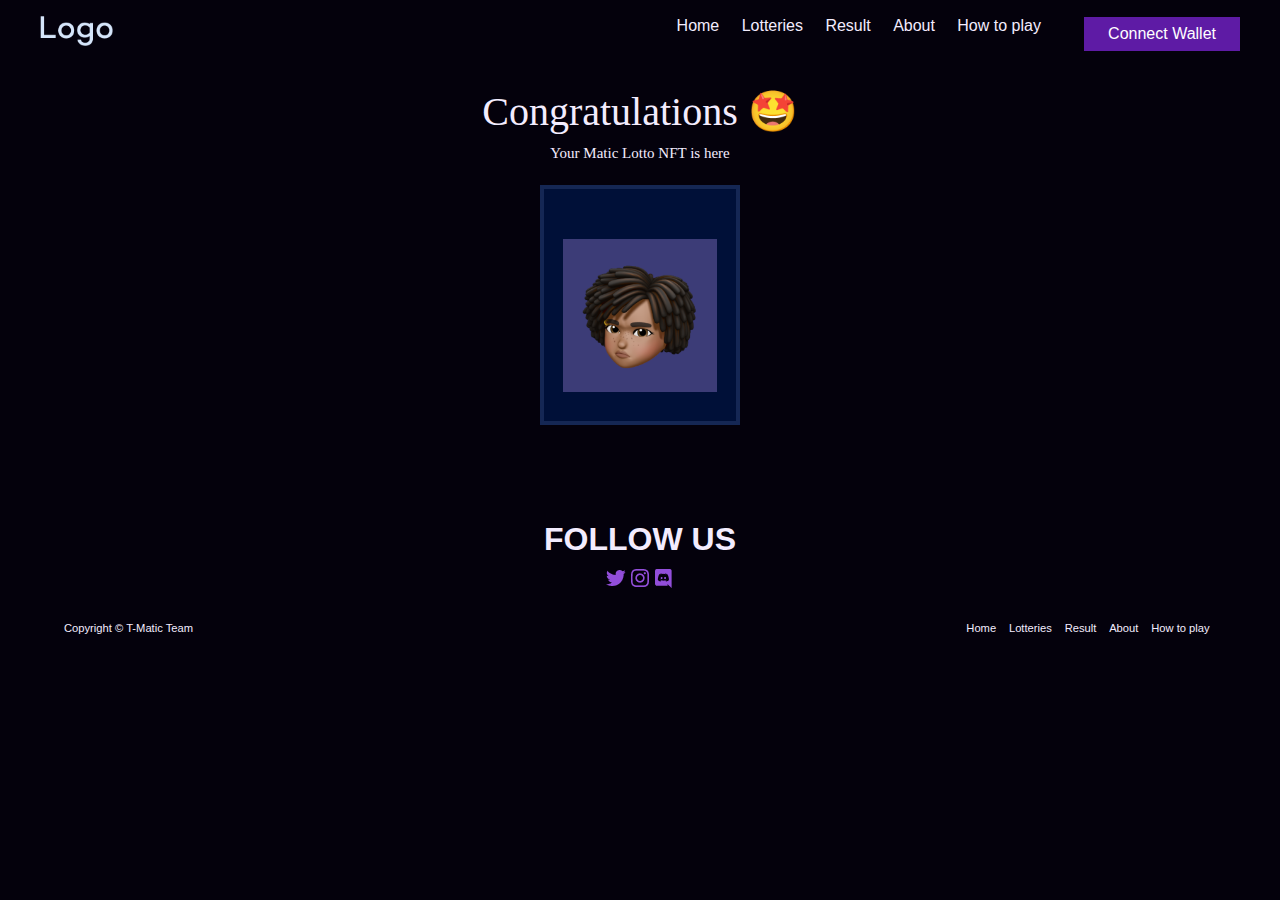
<file: claim-reward.html>
<!DOCTYPE html>
<html lang="en">
<head>
    <meta charset="UTF-8">
    <meta http-equiv="X-UA-Compatible" content="IE=edge">
    <meta name="viewport" content="width=device-width, initial-scale=1.0">
    <!-- fontawesome for icons -->
    <link rel="stylesheet" href="https://cdnjs.cloudflare.com/ajax/libs/font-awesome/6.2.1/css/all.min.css" integrity="sha512-MV7K8+y+gLIBoVD59lQIYicR65iaqukzvf/nwasF0nqhPay5w/9lJmVM2hMDcnK1OnMGCdVK+iQrJ7lzPJQd1w==" crossorigin="anonymous" referrerpolicy="no-referrer" />

    <!-- custom styling -->
    <link rel="stylesheet" href="./css/header.css">
    <link rel="stylesheet" href="./css/claim-reward.css">
    <!-- <link rel="stylesheet" href="./css/style.css"> -->
    <title>Draw result</title>
</head>
<body>
    <!-- arrow icons -->
    <!-- <span class="angle-right"><i class="fa-solid fa-angle-right"></i></span> -->
    <!-- <span class="angle-left"><i class="fa-solid fa-angle-left"></i></span> -->
    <!-- <span class="right-arrow"><i class="fa-solid fa-arrow-right"></i></span> -->
    <!-- Barakat -->
    <header>
        <nav>
           <!--  -->
            <div class="logo">
                <a href="./index.html" target="_parent"><img class="logo-img" src="./assets/icons/Logo.png" alt=""></a>
                <span class="menu-bar"><i class="fa-solid fa-bars"></i></span>
            </div>
           <div class="collapsible">
            <div class="logo2">
                <img class="logo-img" src="./assets/icons/Logo.png" alt="">
                <span class="menu-bar"><i class="fa-solid fa-bars"></i></span>
            </div>
            <div class="collapse">
                <ul class="nav-menu">
                    <li class="nav-item"><a class="nav-link" href="./index.html" target="_parent">Home</a></li>
                    <li class="nav-item"><a class="nav-link" href="#">Lotteries</a></li>
                    <li class="nav-item" ><a class="nav-link" href="./result.html" target="">Result</a></li>
                    <li class="nav-item"><a class="nav-link" href="#">About</a></li>
                    <li class="nav-item"><a class="nav-link" href="#">How to play</a></li>
                </ul>
                <div class="btn">
                <a class="connect-btn">Connect Wallet</a>
                <span class="close-bar"><i class="fa-solid fa-xmark"></i></span>
                <ul class="connect-wallet" id="connect-wallet">
                    <li class="wallet-link">Select your wallet <span class="close-opt"><i class="fa-solid fa-xmark"></i></span></li>
                    <li class="wallet-link">Phantom <img src="./assets/icons/phantom.png" alt=""></li>
                    <li class="wallet-link" >Slope <img src="./assets/icons/slope.png" alt=""></li>
                    <li class="wallet-link connect1" id="connect" onclick="myFunction();" >Metamask <img src="./assets/icons/metamask.png" alt="metamask"></li>
                    <li class="wallet-link">More Options<span class="dwn-angle"><i class="fa-solid fa-angle-down"></i></span></li>
                </ul>
                </div>
            </div>
           </div>
        </nav>
    </header>
    <main>

    <!--Hafsah's part > CONNECT WALLETS -->

    <div class="connect-container" style="display: none;">
        <main>
        <div style="width: 95%; margin: auto">
          <h3 class="connect-header">Connect with MetaMask</h3>
          <p class="connect-tag">Select the account(s) to use on this site</p>
          <p class="new-account">New account</p>
  
          <div  class="middle-div">
            <i class="fa fa-solid fa-square-check"></i>
            <div class="gradient"></div>
            <p class="matic-ptag">Account 1 (0x08g... <br> 0 MATIC</p>
          </div>
        </main>
  
        <footer>
          <p class="modal-footer">Connect with only the sites you trust</p>
          <div class="foot">
            <button class="cancel">Cancel</button>
            <button class="next" onclick="nextConnect();">Next</button>
          </div>
        </footer> 
      </div>
  
      <div class="connect-container2" style="display: none;">
        <main>
        <div style="width: 95%; margin: auto">
          <h3 class="connect-header">Connect to Account 1</h3>
          <p class="connect-tag" id="wallet-name">(0x08g...eef)</p>
          <div  class="middle-div">
            <i class="fa fa-solid fa-eye"></i>
            <div class="gradient"></div>
            <p class="matic-ptag">Account 1 (0x08g... <br> 0 MATIC</p>
          </div>
        </main>
  
        <footer>
          <p class="modal-footer">Connect with only the sites you trust</p>
          <div class="foot">
            <button class="cancel">Cancel</button>
            <button class="next" id="next" >Next</button>
          </div>
        </footer> 
      </div>
  

    <!-- END OF CONNECT WALLETS  -->


    <!-- Barakat -->
    
    <!-- Barakat -->
    <!-- Hafsoh -->
    <section>
        <p class="congrats">Congratulations  &#129321;</p>
        <p class="matic">Your Matic Lotto NFT is here</p>
        
        <div class="img-div">
            <img src="./assets/player1.png" alt="" class="matic-img" />
        </div>
        
    </section>
    <!-- Hafsoh -->



    <!-- Glory -->
    <section>

    </section>
    <!-- Glory -->
    </main>

    <footer>
        <div class="social">
            <h3>FOLLOW US</h3>
            <div class="social-icon">
                <img src="./assets/icons/bxl-twitter.svg.png" alt="">
                <img src="./assets/icons/bxl-instagram.svg.png" alt="">
                <img src="./assets/icons/bxl-discord.svg.png" alt="">
            </div>
        </div>
        <div class="copyright">
            <span>Copyright © T-Matic Team</span>
            <ul class="footer-nav">
                <li>Home</li>
                <li>Lotteries</li>
                <li>Result</li>
                <li>About</li>
                <li>How to play</li>
            </ul>
        </div>
    </footer>
    <!--custom script  -->
    <script src="./javascript/script.js"></script>
    <script src="./javascript/claim-reward.js"></script>
</body>
</html>
</file>
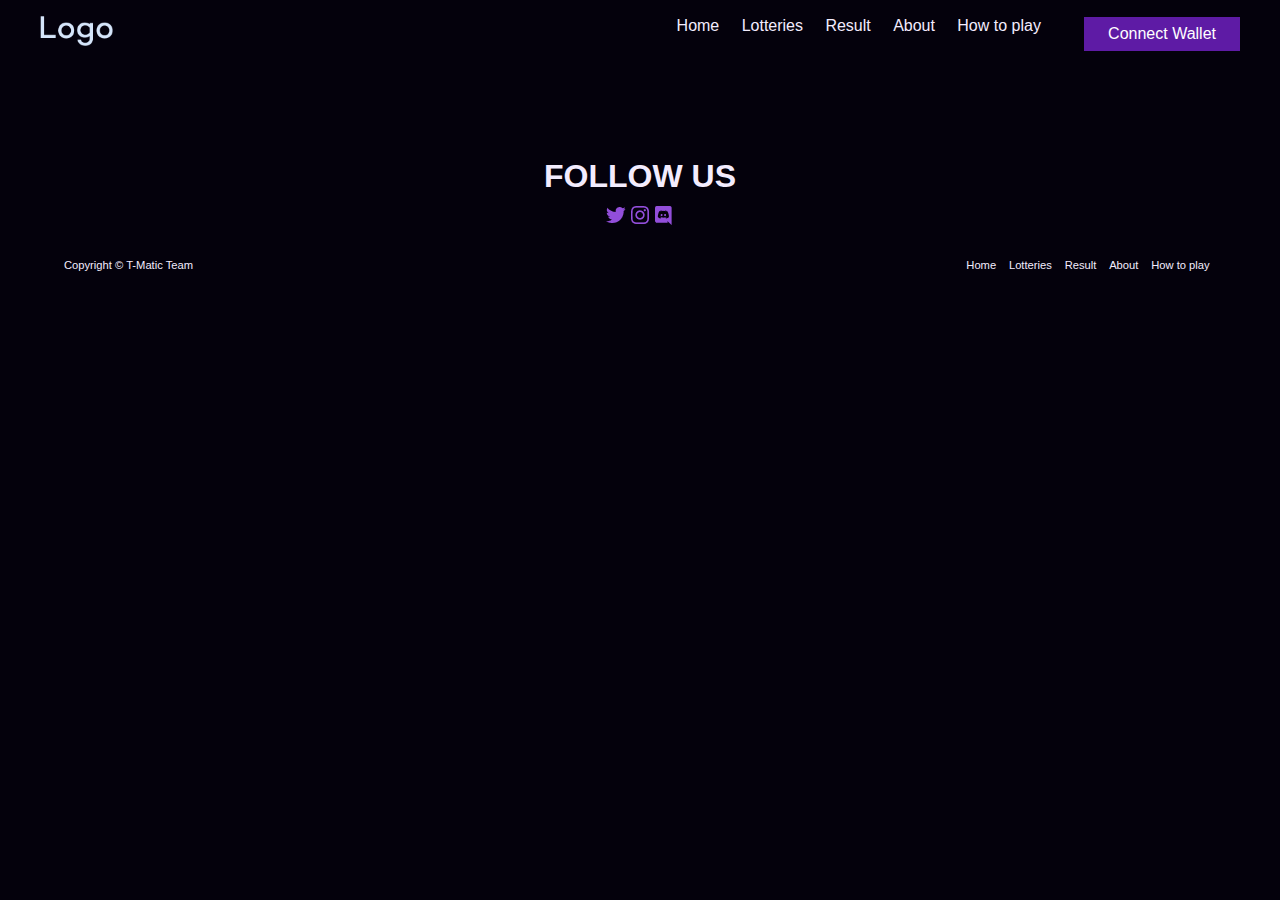
<file: headerfooter.html>
<!DOCTYPE html>
<html lang="en">
<head>
    <meta charset="UTF-8">
    <meta http-equiv="X-UA-Compatible" content="IE=edge">
    <meta name="viewport" content="width=device-width, initial-scale=1.0">
    <!-- fontawesome for icons -->
    <link rel="stylesheet" href="https://cdnjs.cloudflare.com/ajax/libs/font-awesome/6.2.1/css/all.min.css" integrity="sha512-MV7K8+y+gLIBoVD59lQIYicR65iaqukzvf/nwasF0nqhPay5w/9lJmVM2hMDcnK1OnMGCdVK+iQrJ7lzPJQd1w==" crossorigin="anonymous" referrerpolicy="no-referrer" />

    <!-- custom styling -->
    <link rel="stylesheet" href="./css/header.css">
    <link rel="stylesheet" href="./css/style.css">
    <title>Lotery Matic</title>
</head>
<body>
    <!-- arrow icons -->
    <!-- <span class="angle-right"><i class="fa-solid fa-angle-right"></i></span> -->
    <!-- <span class="angle-left"><i class="fa-solid fa-angle-left"></i></span> -->
    <!-- <span class="right-arrow"><i class="fa-solid fa-arrow-right"></i></span> -->
    <!-- Barakat -->
    <header>
        <nav>
           <!--  -->
            <div class="logo">
                <img class="logo-img" src="./assets/icons/Logo.png" alt="">
                <span class="menu-bar"><i class="fa-solid fa-bars"></i></span>
            </div>
           <div class="collapsible">
            <div class="logo2">
                <img class="logo-img" src="./assets/icons/Logo.png" alt="">
                <span class="menu-bar"><i class="fa-solid fa-bars"></i></span>
            </div>
            <div class="collapse">
                <ul class="nav-menu">
                    <li class="nav-item"><a class="nav-link" href="#">Home</a></li>
                    <li class="nav-item"><a class="nav-link" href="#">Lotteries</a></li>
                    <li class="nav-item" ><a class="nav-link" href="#">Result</a></li>
                    <li class="nav-item"><a class="nav-link" href="#">About</a></li>
                    <li class="nav-item"><a class="nav-link" href="#">How to play</a></li>
                </ul>
                <div class="btn">
                <a class="connect-btn">Connect Wallet</a>
                <span class="close-bar"><i class="fa-solid fa-xmark"></i></span>
                <ul class="connect-wallet" id="connect-wallet">
                    <li class="wallet-link">Select your wallet <span class="close-opt"><i class="fa-solid fa-xmark"></i></span></li>
                    <li class="wallet-link">Phantom <img src="./assets/icons/phantom.png" alt=""></li>
                    <li class="wallet-link" >Slope <img src="./assets/icons/slope.png" alt=""></li>
                    <li class="wallet-link">Metamask <img src="./assets/icons/metamask.png" alt="metamask"></li>
                    <li class="wallet-link">More Options<span class="dwn-angle"><i class="fa-solid fa-angle-down"></i></span></li>
                </ul>
                </div>
            </div>
           </div>
        </nav>
    </header>
    <main>
   
    <!-- Barakat -->

    <!-- Hafsoh -->
    <section>

    </section>
    <!-- Hafsoh -->

    <!-- Glory -->
    <section>

    </section>
    <!-- Glory -->
    </main>

    <footer>
        <div class="social">
            <h3>FOLLOW US</h3>
            <div class="social-icon">
                <img src="./assets/icons/bxl-twitter.svg.png" alt="">
                <img src="./assets/icons/bxl-instagram.svg.png" alt="">
                <img src="./assets/icons/bxl-discord.svg.png" alt="">
            </div>
        </div>
        <div class="copyright">
            <span>Copyright © T-Matic Team</span>
            <ul class="footer-nav">
                <li>Home</li>
                <li>Lotteries</li>
                <li>Result</li>
                <li>About</li>
                <li>How to play</li>
            </ul>
        </div>
    </footer>
    <!--custom script  -->
    <script src="./javascript/script.js"></script>
</body>
</html>
</file>
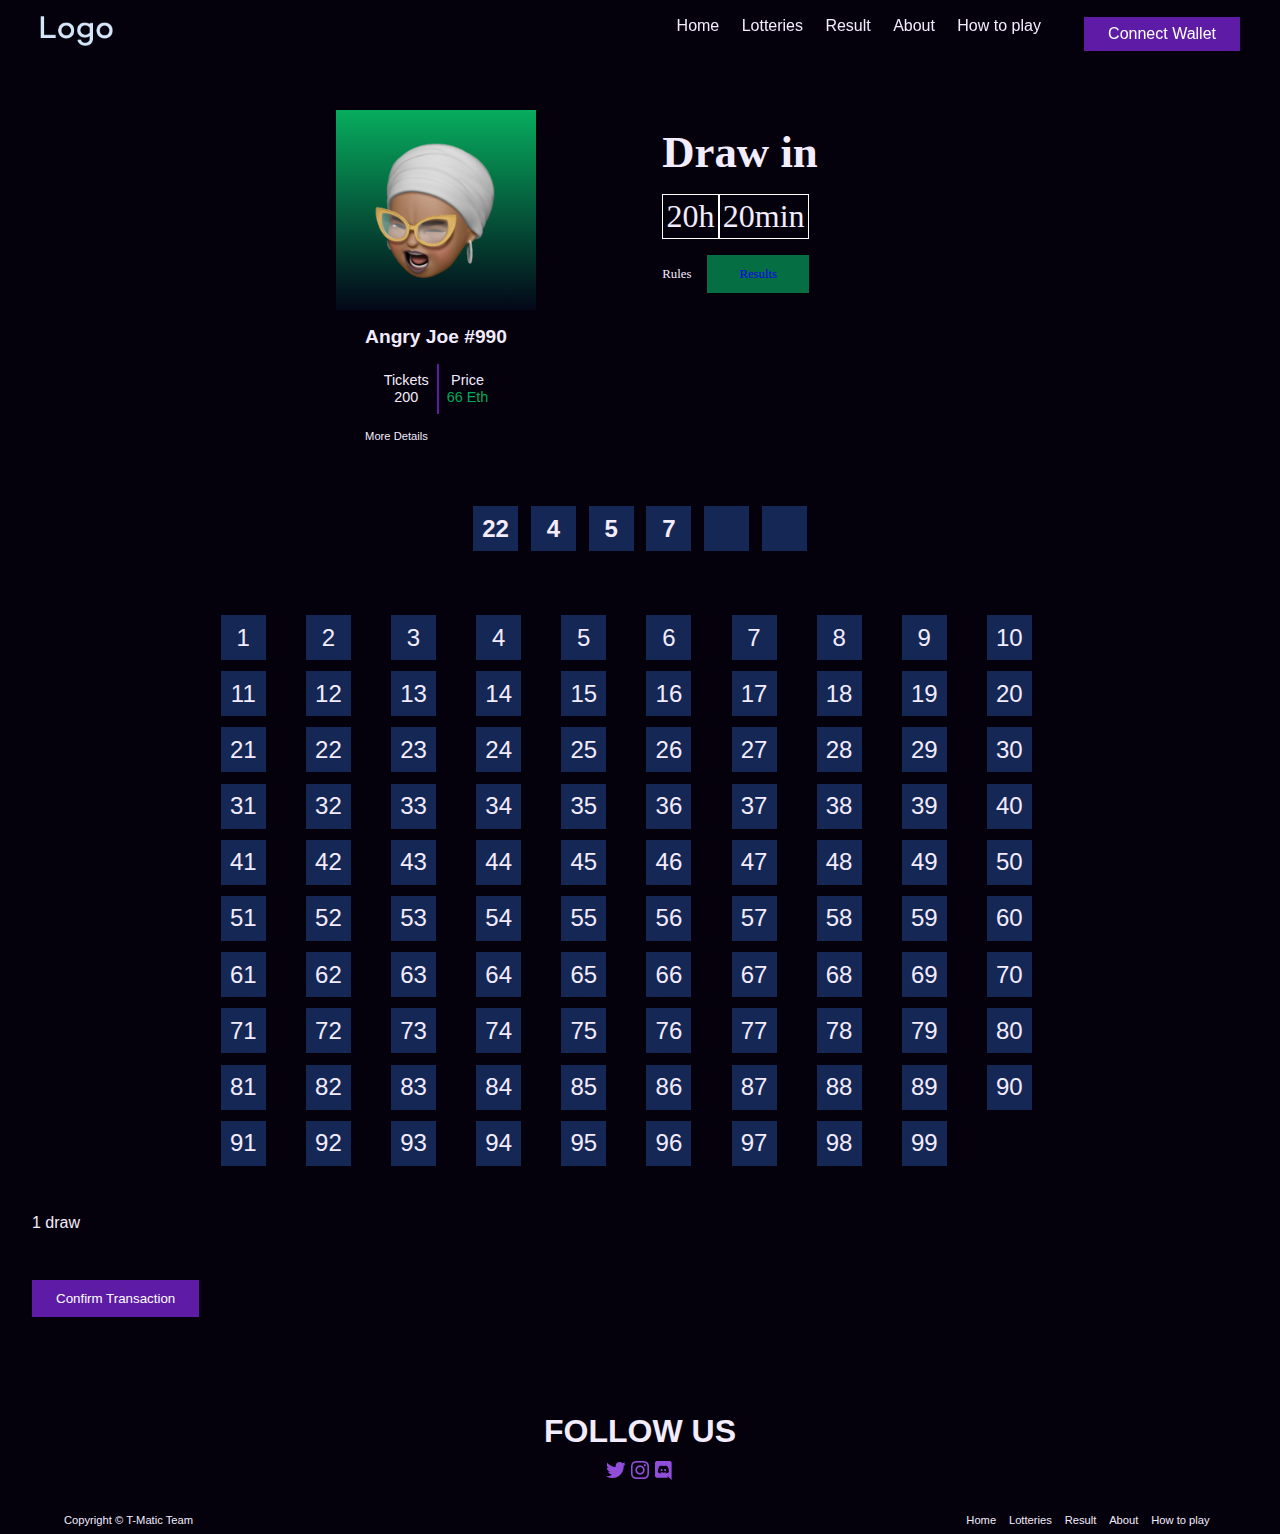
<file: playscreen.html>
<!DOCTYPE html>
<html lang="en">
<head>
    <meta charset="UTF-8">
    <meta http-equiv="X-UA-Compatible" content="IE=edge">
    <meta name="viewport" content="width=device-width, initial-scale=1.0">
    <!-- fontawesome for icons -->
    <link rel="stylesheet" href="https://cdnjs.cloudflare.com/ajax/libs/font-awesome/6.2.1/css/all.min.css" integrity="sha512-MV7K8+y+gLIBoVD59lQIYicR65iaqukzvf/nwasF0nqhPay5w/9lJmVM2hMDcnK1OnMGCdVK+iQrJ7lzPJQd1w==" crossorigin="anonymous" referrerpolicy="no-referrer" />

    <!-- custom styling -->
    <link rel="stylesheet" href="./css/header.css">
    <link rel="stylesheet" href="./css/playscreen.css">
    <!-- <link rel="stylesheet" href="./css/style.css"> -->
    <title>Play Game</title>
</head>
<body>
    <!-- arrow icons -->
    <!-- <span class="angle-right"><i class="fa-solid fa-angle-right"></i></span> -->
    <!-- <span class="angle-left"><i class="fa-solid fa-angle-left"></i></span> -->
    <!-- <span class="right-arrow"><i class="fa-solid fa-arrow-right"></i></span> -->
    <!-- Barakat -->
    <header>
        <nav>
           <!--  -->
            <div class="logo">
              <a href="./index.html" target="_parent"><img class="logo-img" src="./assets/icons/Logo.png" alt=""></a>  
                <span class="menu-bar"><i class="fa-solid fa-bars"></i></span>
            </div>
           <div class="collapsible">
            <div class="logo2">
                <img class="logo-img" src="./assets/icons/Logo.png" alt="">
                <span class="menu-bar"><i class="fa-solid fa-bars"></i></span>
            </div>
            <div class="collapse">
                <ul class="nav-menu">
                    <li class="nav-item"><a class="nav-link" href="./index.html" target="_parent">Home</a></li>
                    <li class="nav-item"><a class="nav-link" href="#">Lotteries</a></li>
                    <li class="nav-item" ><a class="nav-link" href="./result.html">Result</a></li>
                    <li class="nav-item"><a class="nav-link" href="#">About</a></li>
                    <li class="nav-item"><a class="nav-link" href="#">How to play</a></li>
                </ul>
                <div class="btn">
                <a class="connect-btn">Connect Wallet</a>
                <span class="close-bar"><i class="fa-solid fa-xmark"></i></span>
                <ul class="connect-wallet" id="connect-wallet">
                    <li class="wallet-link">Select your wallet <span class="close-opt"><i class="fa-solid fa-xmark"></i></span></li>
                    <li class="wallet-link">Phantom <img src="./assets/icons/phantom.png" alt=""></li>
                    <li class="wallet-link" >Slope <img src="./assets/icons/slope.png" alt=""></li>
                    <li class="wallet-link">Metamask <img src="./assets/icons/metamask.png" alt="metamask"></li>
                    <li class="wallet-link">More Options<span class="dwn-angle"><i class="fa-solid fa-angle-down"></i></span></li>
                </ul>
                </div>
            </div>
           </div>
        </nav>
    </header>
    <main>
    <!-- Barakat -->
    <section class="profile-card">
        <div class="user-card">
            <div class="user-img">
                <img src="./assets/player3.png" alt="">
            </div>
            <div class="ff">
            <p class="username">Angry Joe #990</p>
            <div class="ticket-info">
             <p class="ticket">
                Tickets 
                <br> 200
             </p>
             
             <p class="price">
                Price 
                <br> <span>66 Eth</span>
             </p>
            </div>
            <small>More Details
    <span class="right-arrow"><i class="fa-solid fa-arrow-right"></i></span>
                
            </small>
            </div>
        </div>
        <div class="drawin">
            <h4>Draw in</h4>
            <div class="time">
            <p class="hr">20h</p>
            <p class="min">20min</p>

            </div>
            <div class="play-btn">
                <p class="rule">Rules</p>
                <a class="result" href="./result.html" target="_blank">Results</a>
            </div>
        </div>
    </section>
    <section class="game">
        <ul class="value-input">
            <li class="num-input">22</li>
            <li class="num-input">4</li>
            <li class="num-input">5</li>
            <li class="num-input">7</li>
            <li class="num-input"></li>
            <li class="num-input"></li>
        </ul>

        <ul class="game-num">
            <li class="num">1</li>
            <li class="num">2</li>
            <li class="num">3</li>
            <li class="num">4</li>
            <li class="num">5</li>
            <li class="num">6</li>
            <li class="num">7</li>
            <li class="num">8</li>
            <li class="num">9</li>
            <li class="num">10</li>
            <li class="num">11</li>
            <li class="num">12</li>
            <li class="num">13</li>
            <li class="num">14</li>
            <li class="num">15</li>
            <li class="num">16</li>
            <li class="num">17</li>
            <li class="num">18</li>
            <li class="num">19</li>
            <li class="num">20</li>
            <li class="num">21</li>
            <li class="num">22</li>
            <li class="num">23</li>
            <li class="num">24</li>
            <li class="num">25</li>
            <li class="num">26</li>
            <li class="num">27</li>
            <li class="num">28</li>
            <li class="num">29</li>
            <li class="num">30</li>
            <li class="num">31</li>
            <li class="num">32</li>
            <li class="num">33</li>
            <li class="num">34</li>
            <li class="num">35</li>
            <li class="num">36</li>
            <li class="num">37</li>
            <li class="num">38</li>
            <li class="num">39</li>
            <li class="num">40</li>
            <li class="num">41</li>
            <li class="num">42</li>
            <li class="num">43</li>
            <li class="num">44</li>
            <li class="num">45</li>
            <li class="num">46</li>
            <li class="num">47</li>
            <li class="num">48</li>
            <li class="num">49</li>
            <li class="num">50</li>
            <li class="num">51</li>
            <li class="num">52</li>
            <li class="num">53</li>
            <li class="num">54</li>
            <li class="num">55</li>
            <li class="num">56</li>
            <li class="num">57</li>
            <li class="num">58</li>
            <li class="num">59</li>
            <li class="num">60</li>
            <li class="num">61</li>
            <li class="num">62</li>
            <li class="num">63</li>
            <li class="num">64</li>
            <li class="num">65</li>
            <li class="num">66</li>
            <li class="num">67</li>
            <li class="num">68</li>
            <li class="num">69</li>
            <li class="num">70</li>
            <li class="num">71</li>
            <li class="num">72</li>
            <li class="num">73</li>
            <li class="num">74</li>
            <li class="num">75</li>
            <li class="num">76</li>
            <li class="num">77</li>
            <li class="num">78</li>
            <li class="num">79</li>
            <li class="num">80</li>
            <li class="num">81</li>
            <li class="num">82</li>
            <li class="num">83</li>
            <li class="num">84</li>
            <li class="num">85</li>
            <li class="num">86</li>
            <li class="num">87</li>
            <li class="num">88</li>
            <li class="num">89</li>
            <li class="num">90</li>
            <li class="num">91</li>
            <li class="num">92</li>
            <li class="num">93</li>
            <li class="num">94</li>
            <li class="num">95</li>
            <li class="num">96</li>
            <li class="num">97</li>
            <li class="num">98</li>
            <li class="num">99</li>
        </ul>

        <p class="draw-num"><span>1</span> draw</p>
       <a href="./reward.html"><button class="confirm-draw">Confirm Transaction</button></a> 
    </section>
    <!-- Barakat -->
    <!-- Hafsoh -->
    <section>

    </section>
    <!-- Hafsoh -->

    <!-- Glory -->
    <section>

    </section>
    <!-- Glory -->
    </main>

    <footer>
        <div class="social">
            <h3>FOLLOW US</h3>
            <div class="social-icon">
                <img src="./assets/icons/bxl-twitter.svg.png" alt="">
                <img src="./assets/icons/bxl-instagram.svg.png" alt="">
                <img src="./assets/icons/bxl-discord.svg.png" alt="">
            </div>
        </div>
        <div class="copyright">
            <span>Copyright © T-Matic Team</span>
            <ul class="footer-nav">
                <li>Home</li>
                <li>Lotteries</li>
                <li>Result</li>
                <li>About</li>
                <li>How to play</li>
            </ul>
        </div>
    </footer>
    <!--custom script  -->
    <script src="./javascript/playscreen.js"></script>
    <script src="./javascript/script.js"></script>
</body>
</html>
</file>
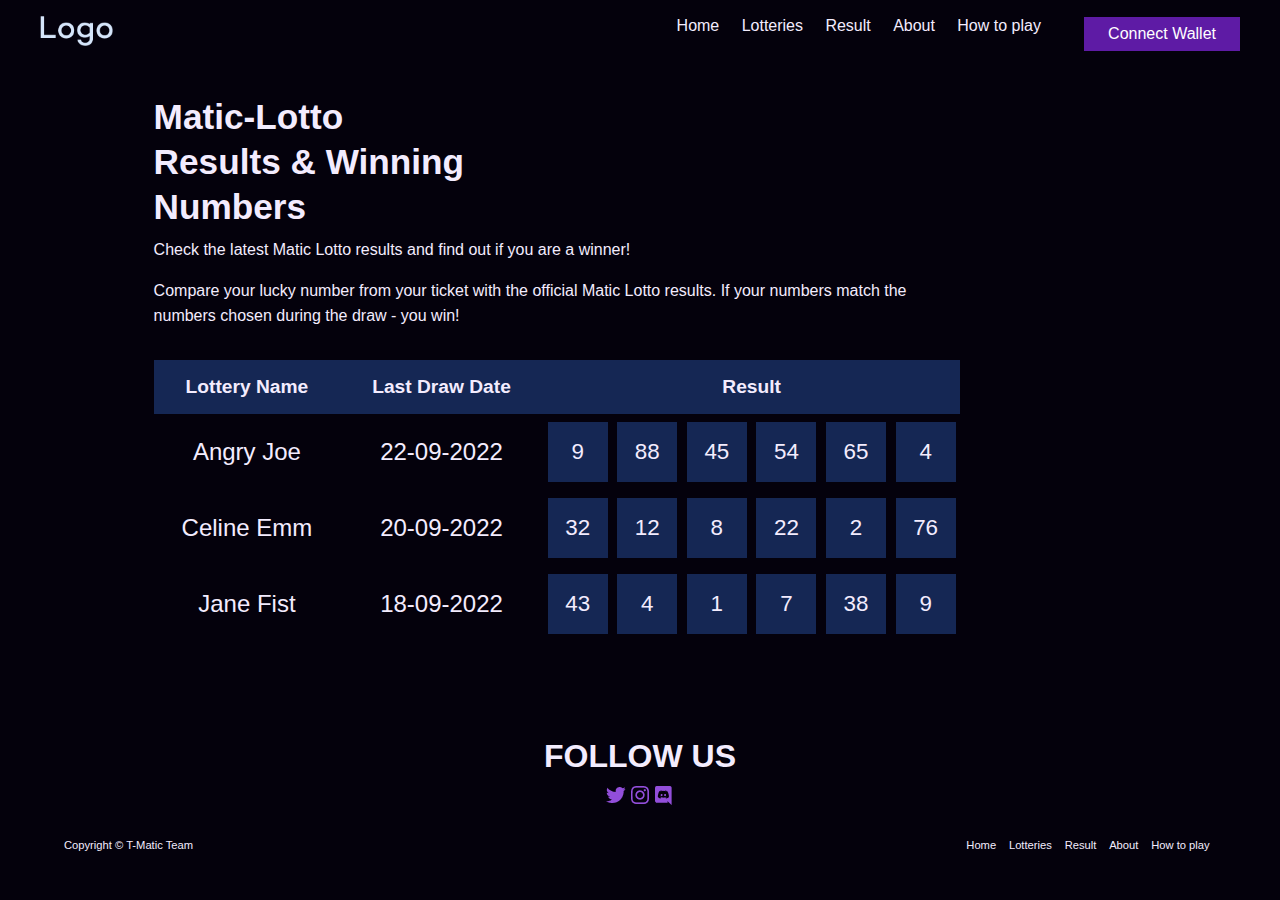
<file: result.html>
<!DOCTYPE html>
<html lang="en">
<head>
    <meta charset="UTF-8">
    <meta http-equiv="X-UA-Compatible" content="IE=edge">
    <meta name="viewport" content="width=device-width, initial-scale=1.0">
    <!-- fontawesome for icons -->
    <link rel="stylesheet" href="https://cdnjs.cloudflare.com/ajax/libs/font-awesome/6.2.1/css/all.min.css" integrity="sha512-MV7K8+y+gLIBoVD59lQIYicR65iaqukzvf/nwasF0nqhPay5w/9lJmVM2hMDcnK1OnMGCdVK+iQrJ7lzPJQd1w==" crossorigin="anonymous" referrerpolicy="no-referrer" />

    <!-- custom styling -->
    <link rel="stylesheet" href="./css/header.css">
    <link rel="stylesheet" href="./css/result.css">
    <!-- <link rel="stylesheet" href="./css/style.css"> -->
    <title>Result</title>
</head>
<body>
    <!-- arrow icons -->
    <!-- <span class="angle-right"><i class="fa-solid fa-angle-right"></i></span> -->
    <!-- <span class="angle-left"><i class="fa-solid fa-angle-left"></i></span> -->
    <!-- <span class="right-arrow"><i class="fa-solid fa-arrow-right"></i></span> -->
    <!-- Barakat -->
    <header>
        <nav>
           <!--  -->
            <div class="logo">
                <a href="./index.html"><img class="logo-img" src="./assets/icons/Logo.png" alt=""></a>  
                <span class="menu-bar"><i class="fa-solid fa-bars"></i></span>
            </div>
           <div class="collapsible">
            <div class="logo2">
                <img class="logo-img" src="./assets/icons/Logo.png" alt="">
                <span class="menu-bar"><i class="fa-solid fa-bars"></i></span>
            </div>
            <div class="collapse">
                <ul class="nav-menu">
                    <li class="nav-item"><a class="nav-link" href="#">Home</a></li>
                    <li class="nav-item"><a class="nav-link" href="#">Lotteries</a></li>
                    <li class="nav-item" ><a class="nav-link" href="#">Result</a></li>
                    <li class="nav-item"><a class="nav-link" href="#">About</a></li>
                    <li class="nav-item"><a class="nav-link" href="#">How to play</a></li>
                </ul>
                <div class="btn">
                <a class="connect-btn">Connect Wallet</a>
                <span class="close-bar"><i class="fa-solid fa-xmark"></i></span>
                <ul class="connect-wallet" id="connect-wallet">
                    <li class="wallet-link">Select your wallet <span class="close-opt"><i class="fa-solid fa-xmark"></i></span></li>
                    <li class="wallet-link">Phantom <img src="./assets/icons/phantom.png" alt=""></li>
                    <li class="wallet-link" >Slope <img src="./assets/icons/slope.png" alt=""></li>
                    <li class="wallet-link">Metamask <img src="./assets/icons/metamask.png" alt="metamask"></li>
                    <li class="wallet-link">More Options<span class="dwn-angle"><i class="fa-solid fa-angle-down"></i></span></li>
                </ul>
                </div>
            </div>
           </div>
        </nav>
    </header>
    <main>
    <!-- Barakat -->
    <section class="result-info">
        <h2 class="sec-title">Matic-Lotto Results & 
            Winning Numbers</h2>
            <p class="info"> <span>Check the latest Matic Lotto results and find out if you are a winner!</span>   
                Compare your lucky number from your ticket with the official Matic
                Lotto results. If your numbers match the numbers chosen during 
                the draw - you win!</p>
    </section>
    <div class="result-table">
        <table>
            <thead>
               <tr>
                <th>Lottery Name</th>
                <th>Last Draw Date</th>
                <th>Result</th>
               </tr>
            </thead>
            <tbody>
                <tr class="table-row">
                    <td>Angry Joe</td>
                    <td>22-09-2022</td>
                    <td> <ul class="lucky-number">
                        <li>9</li>
                        <li>88</li>
                        <li>45</li>
                        <li>54</li>
                        <li>65</li>
                        <li>4</li>
                    </ul></td>
                </tr>
                <tr class="table-row">
                    <td>Celine Emm</td>
                    <td>20-09-2022</td>
                    <td> <ul class="lucky-number">
                        <li>32</li>
                        <li>12</li>
                        <li>8</li>
                        <li>22</li>
                        <li>2</li>
                        <li>76</li>
                    </ul></td>
                </tr>
                <tr class="table-row">
                    <td>Jane Fist</td>
                    <td>18-09-2022</td>
                    <td> <ul class="lucky-number">
                        <li>43</li>
                        <li>4</li>
                        <li>1</li>
                        <li>7</li>
                        <li>38</li>
                        <li>9</li>
                    </ul></td>
                </tr>
            </tbody>
        </table>
    </div>
    <!-- Barakat -->

  
    </main>

    <footer>
        <div class="social">
            <h3>FOLLOW US</h3>
            <div class="social-icon">
                <img src="./assets/icons/bxl-twitter.svg.png" alt="">
                <img src="./assets/icons/bxl-instagram.svg.png" alt="">
                <img src="./assets/icons/bxl-discord.svg.png" alt="">
            </div>
        </div>
        <div class="copyright">
            <span>Copyright © T-Matic Team</span>
            <ul class="footer-nav">
                <li>Home</li>
                <li>Lotteries</li>
                <li>Result</li>
                <li>About</li>
                <li>How to play</li>
            </ul>
        </div>
    </footer>
    <!--custom script  -->
    <script src="./javascript/script.js"></script>
    <script src="./javascript/result.js"></script>
</body>
</html>
</file>
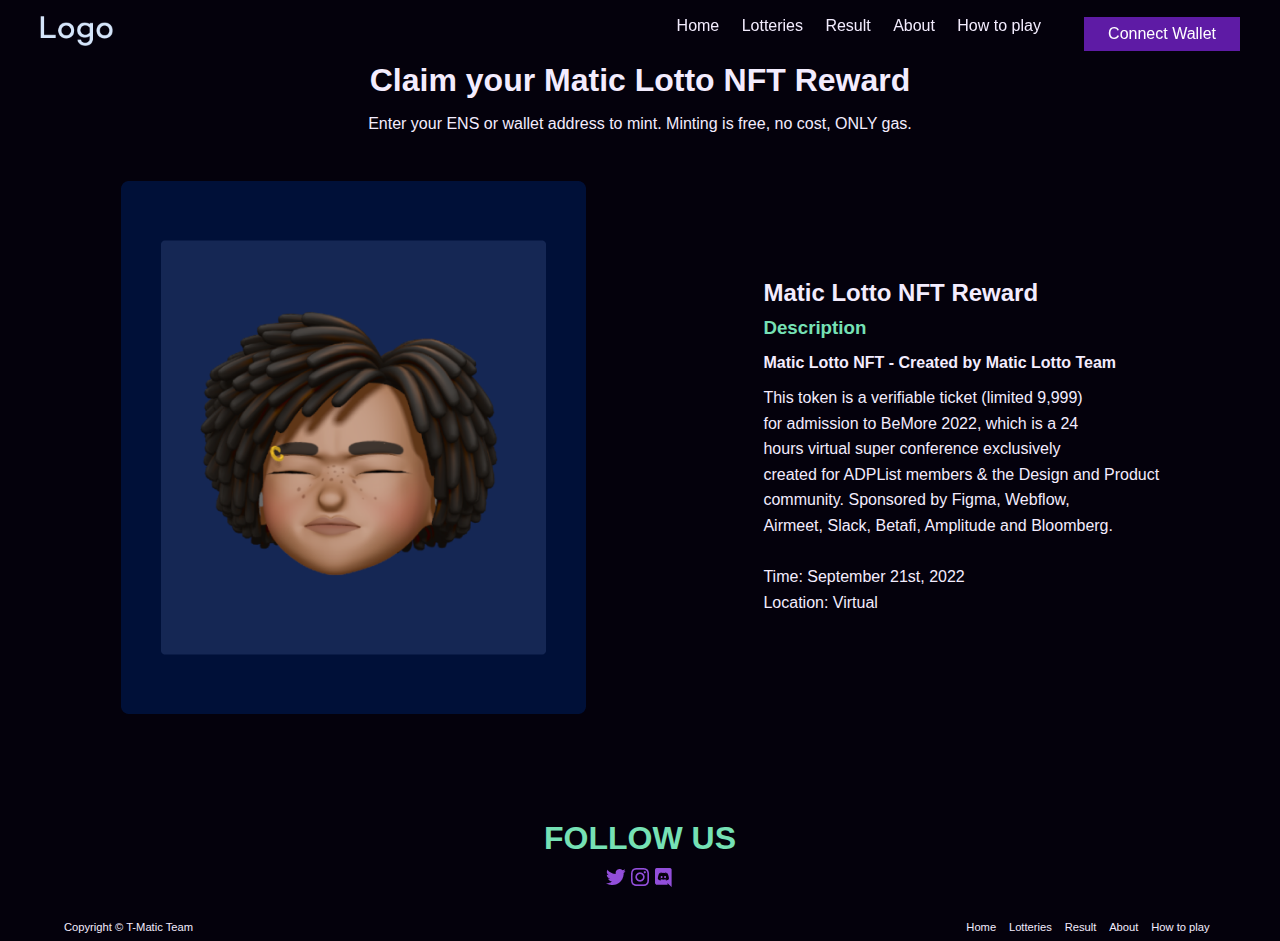
<file: reward.html>
<!DOCTYPE html>
<html lang="en">
<head>
    <meta charset="UTF-8">
    <meta http-equiv="X-UA-Compatible" content="IE=edge">
    <meta name="viewport" content="width=device-width, initial-scale=1.0">
    <!-- fontawesome for icons -->
    <link rel="stylesheet" href="https://cdnjs.cloudflare.com/ajax/libs/font-awesome/6.2.1/css/all.min.css" integrity="sha512-MV7K8+y+gLIBoVD59lQIYicR65iaqukzvf/nwasF0nqhPay5w/9lJmVM2hMDcnK1OnMGCdVK+iQrJ7lzPJQd1w==" crossorigin="anonymous" referrerpolicy="no-referrer" />

    <!-- custom styling -->
    <link rel="stylesheet" href="./css/header.css">
    <link rel="stylesheet" href="./css/reward.css">
    <!-- <link rel="stylesheet" href="./css/style.css"> -->
    <title>Reward</title>
</head>
<body>
    <!-- arrow icons -->
    <!-- <span class="angle-right"><i class="fa-solid fa-angle-right"></i></span> -->
    <!-- <span class="angle-left"><i class="fa-solid fa-angle-left"></i></span> -->
    <!-- <span class"right-arrow"><i class="fa-solid fa-arrow-right"></i></span> -->
    <!-- Barakat -->
    <header>
        <nav>
           <!--  -->
            <div class="logo">
                <a href="./index.html" target="_parent"><img class="logo-img" src="./assets/icons/Logo.png" alt=""></a>
                <span class="menu-bar"><i class="fa-solid fa-bars"></i></span>
            </div>
           <div class="collapsible">
            <div class="logo2">
                <img class="logo-img" src="./assets/icons/Logo.png" alt="">
                <span class="menu-bar"><i class="fa-solid fa-bars"></i></span>
            </div>
            <div class="collapse">
                <ul class="nav-menu">
                    <li class="nav-item"><a class="nav-link" href="index.html" target="_parent">Home</a></li>
                    <li class="nav-item"><a class="nav-link" href="#">Lotteries</a></li>
                    <li class="nav-item" ><a class="nav-link" href="./result.html" target="_parent">Result</a></li>
                    <li class="nav-item"><a class="nav-link" href="#">About</a></li>
                    <li class="nav-item"><a class="nav-link" href="#">How to play</a></li>
                </ul>
                <div class="btn">
                <a class="connect-btn">Connect Wallet</a>
                <span class="close-bar"><i class="fa-solid fa-xmark"></i></span>
                <ul class="connect-wallet" id="connect-wallet">
                    <li class="wallet-link">Select your wallet <span class="close-opt"><i class="fa-solid fa-xmark"></i></span></li>
                    <li class="wallet-link">Phantom <img src="./assets/icons/phantom.png" alt=""></li>
                    <li class="wallet-link" >Slope <img src="./assets/icons/slope.png" alt=""></li>
                    <li class="wallet-link">Metamask <img src="./assets/icons/metamask.png" alt="metamask"></li>
                    <li class="wallet-link">More Options<span class="dwn-angle"><i class="fa-solid fa-angle-down"></i></span></li>
                </ul>
                </div>
            </div>
           </div>
        </nav>
    </header>
    <main>

<!-- >>>>>>> 629f1ae84574bb2bbaf6d4fa0394f855b9c5820b -->
    <!-- Glory -->
        <div class="nft-reward">
            <div class="nft-heading">
                <h1>Claim your Matic Lotto NFT Reward</h1>
                <p>
                    Enter your ENS or wallet address to mint. Minting is free, no cost, ONLY gas.</p>
            </div>
           
            <div class="nft">
                <div class="nft-image">
<img src="./assets/Frame 6543.png" alt="">
                </div>
                <div class="nft-note">
    <h2>
        Matic Lotto NFT Reward
    </h2>
    <h3>
        Description
    </h3>
    <h4>
        Matic Lotto NFT - Created by Matic Lotto Team 
        <br>
    </h4>
    <p> This token is a verifiable ticket (limited 9,999) <br>
       for admission to BeMore 2022, which is a 24 <br>
       hours virtual super conference exclusively  <br>
       created for ADPList members & the Design and Product <br> community. Sponsored by Figma, Webflow, <br> Airmeet, Slack, Betafi, Amplitude and Bloomberg. 
<br> <br>
       Time: September 21st, 2022 <br> 
       Location: Virtual
    </p>
                </div>
            </div>
           
        </div>
    <!-- Glory -->
    
    </main>

    <footer>
        <div class="social">
            <h3>FOLLOW US</h3>
            <div class="social-icon">
                <img src="./assets/icons/bxl-twitter.svg.png" alt="">
                <img src="./assets/icons/bxl-instagram.svg.png" alt="">
                <img src="./assets/icons/bxl-discord.svg.png" alt="">
            </div>
        </div>
        <div class="copyright">
            <span>Copyright © T-Matic Team</span>
            <ul class="footer-nav">
                <li>Home</li>
                <li>Lotteries</li>
                <li>Result</li>
                <li>About</li>
                <li>How to play</li>
            </ul>
        </div>
    </footer>
    <!--custom script  -->
    <script src="./javascript/script.js"></script>
</body>
</html>
</file>
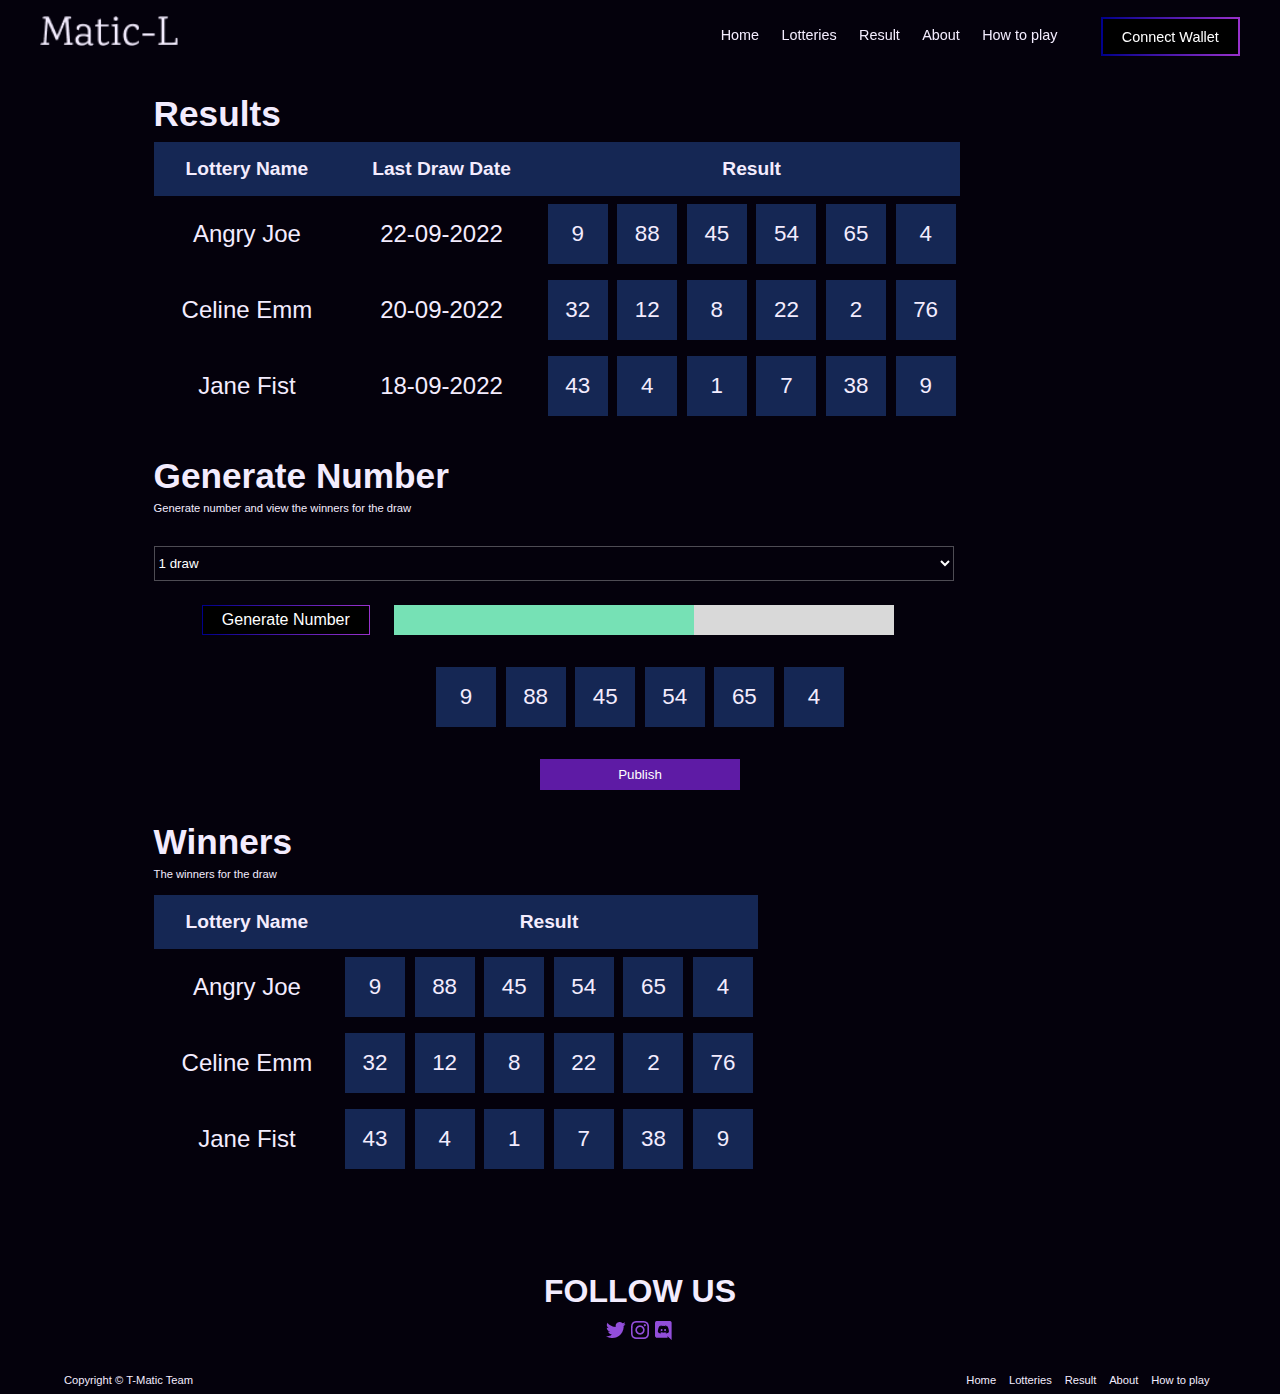
<file: web3ladies_t-matic/admin.html>
<!DOCTYPE html>
<html lang="en">
<head>
    <meta charset="UTF-8">
    <meta http-equiv="X-UA-Compatible" content="IE=edge">
    <meta name="viewport" content="width=device-width, initial-scale=1.0">
    
    <!-- <script type="application/javascript" src="https://cdn.ethers.io/lib/ethers-5.2.esm.min.js"></script> -->
    <script src="./javascript/script.js" defer></script>
    <script src="./javascript/blockchain.js" defer></script>
 <!-- font family -->
 <link href="https://api.fontshare.com/v2/css?f[]=clash-display@200,400,700,500,600,1,300&display=swap" rel="stylesheet">
    <!-- fontawesome for icons -->
    <link rel="stylesheet" href="https://cdnjs.cloudflare.com/ajax/libs/font-awesome/6.2.1/css/all.min.css" integrity="sha512-MV7K8+y+gLIBoVD59lQIYicR65iaqukzvf/nwasF0nqhPay5w/9lJmVM2hMDcnK1OnMGCdVK+iQrJ7lzPJQd1w==" crossorigin="anonymous" referrerpolicy="no-referrer" />

    <!-- custom styling -->
    <link rel="stylesheet" href="./css/header.css">
    <link rel="stylesheet" href="./css/admin.css">
    
    <!-- <link rel="stylesheet" href="./css/style.css"> -->
    <title>Admin</title>
</head>
<body>
    <!-- arrow icons -->
    <!-- <span class="angle-right"><i class="fa-solid fa-angle-right"></i></span> -->
    <!-- <span class="angle-left"><i class="fa-solid fa-angle-left"></i></span> -->
    <!-- <span class="right-arrow"><i class="fa-solid fa-arrow-right"></i></span> -->
    <!-- Barakat -->
    <header>
        <nav>
           <!--  -->
            <div class="logo">
                <a href="../index.html" target="_parent"><img class="logo-img" src="./assets/icons/Matic-L.png" alt=""></a>  
                <span class="menu-bar"><i class="fa-solid fa-bars"></i></span>
            </div>
           <div class="collapsible">
            <div class="logo2">
              <a href="../index.html" target="_parent"> <img class="logo-img" src="./assets/icons/Matic-L.png" alt=""></a>
                <span class="menu-bar"><i class="fa-solid fa-bars"></i></span>
            </div>
            <div class="collapse">
                <ul class="nav-menu">
                    <li class="nav-item"><a class="nav-link" href="../index.html" target="_parent">Home</a></li>
                    <li class="nav-item"><a class="nav-link" href="#">Lotteries</a></li>
                    <li class="nav-item" ><a class="nav-link" href="./result.html" target="_parent">Result</a></li>
                    <li class="nav-item"><a class="nav-link" href="#">About</a></li>
                    <li class="nav-item"><a class="nav-link" href="#">How to play</a></li>
                </ul>
                <div class="btn">
                <a class="connect-btn" id="accountArea">Connect Wallet</a>
                <span class="close-bar"><i class="fa-solid fa-xmark"></i></span>
                <ul class="connect-wallet" id="connect-wallet">
                    <li class="wallet-link">Select your wallet <span class="close-opt"><i class="fa-solid fa-xmark"></i></span></li>
                    <li class="wallet-link">Phantom <img src="./assets/icons/phantom.png" alt=""></li>
                    <li class="wallet-link" >Slope <img src="./assets/icons/slope.png" alt=""></li>
                    <li class="wallet-link" onclick="connectMetamask()">Metamask <img src="./assets/icons/metamask.png" alt="metamask"></li>
                    <li class="wallet-link">More Options<span class="dwn-angle"><i class="fa-solid fa-angle-down"></i></span></li>
                </ul>
                </div>
            </div>
           </div>
        </nav>
    </header>
    <main>
    <!-- Barakat -->
   
    <div class="result-table">
      <div class="result-info">
        <h2 class="sec-title"> Results 
        </h2>  
      </div> 
        <table>
            <thead>
               <tr>
                <th>Lottery Name</th>
                <th>Last Draw Date</th>
                <th>Result</th>
               </tr>
            </thead>
            <tbody>
                <tr class="table-row">
                    <td>Angry Joe</td>
                    <td>22-09-2022</td>
                    <td> <ul class="lucky-number">
                        <li>9</li>
                        <li>88</li>
                        <li>45</li>
                        <li>54</li>
                        <li>65</li>
                        <li>4</li>
                    </ul></td>
                </tr>
                <tr class="table-row">
                    <td>Celine Emm</td>
                    <td>20-09-2022</td>
                    <td> <ul class="lucky-number">
                        <li>32</li>
                        <li>12</li>
                        <li>8</li>
                        <li>22</li>
                        <li>2</li>
                        <li>76</li>
                    </ul></td>
                </tr>
                <tr class="table-row">
                    <td>Jane Fist</td>
                    <td>18-09-2022</td>
                    <td> <ul class="lucky-number">
                        <li>43</li>
                        <li>4</li>
                        <li>1</li>
                        <li>7</li>
                        <li>38</li>
                        <li>9</li>
                    </ul></td>
                </tr>
            </tbody>
        </table>
    </div>
    <div class="generateNumber">
       <div class="result-info">
        <h2 class="sec-title"> Generate Number
        </h2> 
        <p class="info">Generate number and view the winners for the draw
            <br>
            <br>
            <select name="draw" id="draw" class="draw">
                <option>1 draw</option>
                <option>2 draw</option>
            </select>
        </p>
       </div>
        <div class="generate">
            <button class="generate-btn" onclick="pickwinner()">Generate Number</button>
            <div class="loading">
                <div class="percent"></div>
            </div>
        </div>
        <ul class="lucky-number2">
            <li>9</li>
            <li>88</li>
            <li>45</li>
            <li>54</li>
            <li>65</li>
            <li>4</li>
        </ul>
        <button class="publish">Publish</button>
    </div>
    <div class="result-table">
        <div class="result-info">
            <h2 class="sec-title"> Winners 
                </h2>   
                <p class="info">The winners for the draw</p>   
        </div>
        <table>
            <thead>
                <tr>
                 <th>Lottery Name</th>
                 <th>Result</th>
                </tr>
             </thead>
            <tbody>
                <tr class="table-row">
                    <td>Angry Joe</td>
                    <td> <ul class="lucky-number">
                        <li>9</li>
                        <li>88</li>
                        <li>45</li>
                        <li>54</li>
                        <li>65</li>
                        <li>4</li>
                    </ul></td>
                </tr>
                <tr class="table-row">
                    <td>Celine Emm</td>
                    <td> <ul class="lucky-number">
                        <li>32</li>
                        <li>12</li>
                        <li>8</li>
                        <li>22</li>
                        <li>2</li>
                        <li>76</li>
                    </ul></td>
                </tr>
                <tr class="table-row">
                    <td>Jane Fist</td>
                    <td> <ul class="lucky-number">
                        <li>43</li>
                        <li>4</li>
                        <li>1</li>
                        <li>7</li>
                        <li>38</li>
                        <li>9</li>
                    </ul></td>
                </tr>
            </tbody>
        </table>
    </div>
    <!-- Barakat -->

  
    </main>

    <footer>
        <div class="social">
            <h3>FOLLOW US</h3>
            <div class="social-icon">
                <img src="./assets/icons/bxl-twitter.svg.png" alt="">
                <img src="./assets/icons/bxl-instagram.svg.png" alt="">
                <img src="./assets/icons/bxl-discord.svg.png" alt="">
            </div>
        </div>
        <div class="copyright">
            <span>Copyright © T-Matic Team</span>
            <ul class="footer-nav">
                <li>Home</li>
                <li>Lotteries</li>
                <li>Result</li>
                <li>About</li>
                <li>How to play</li>
            </ul>
        </div>
    </footer>
    <script
    src="https://cdn.ethers.io/lib/ethers-5.2.umd.min.js"
    type="application/javascript">
  </script>
     <!-- NFT Lotto contract functions -->
     <script type="text/javascript" src="./javascript/blockchain.js"></script>
     <script type="text/javascript" src="/lotto_NFT.js"></script>
    <!--custom script  -->
    <script src="./javascript/playscreen.js"></script>
    <script src="./javascript/script.js"></script>
    <!-- NFT Lotto contract functions -->

    <!--custom script  -->
    <!-- <script src="./javascript/script.js"></script> -->
    <!-- <script src="./javascript/result.js"></script> -->
</body>
</html>
</file>
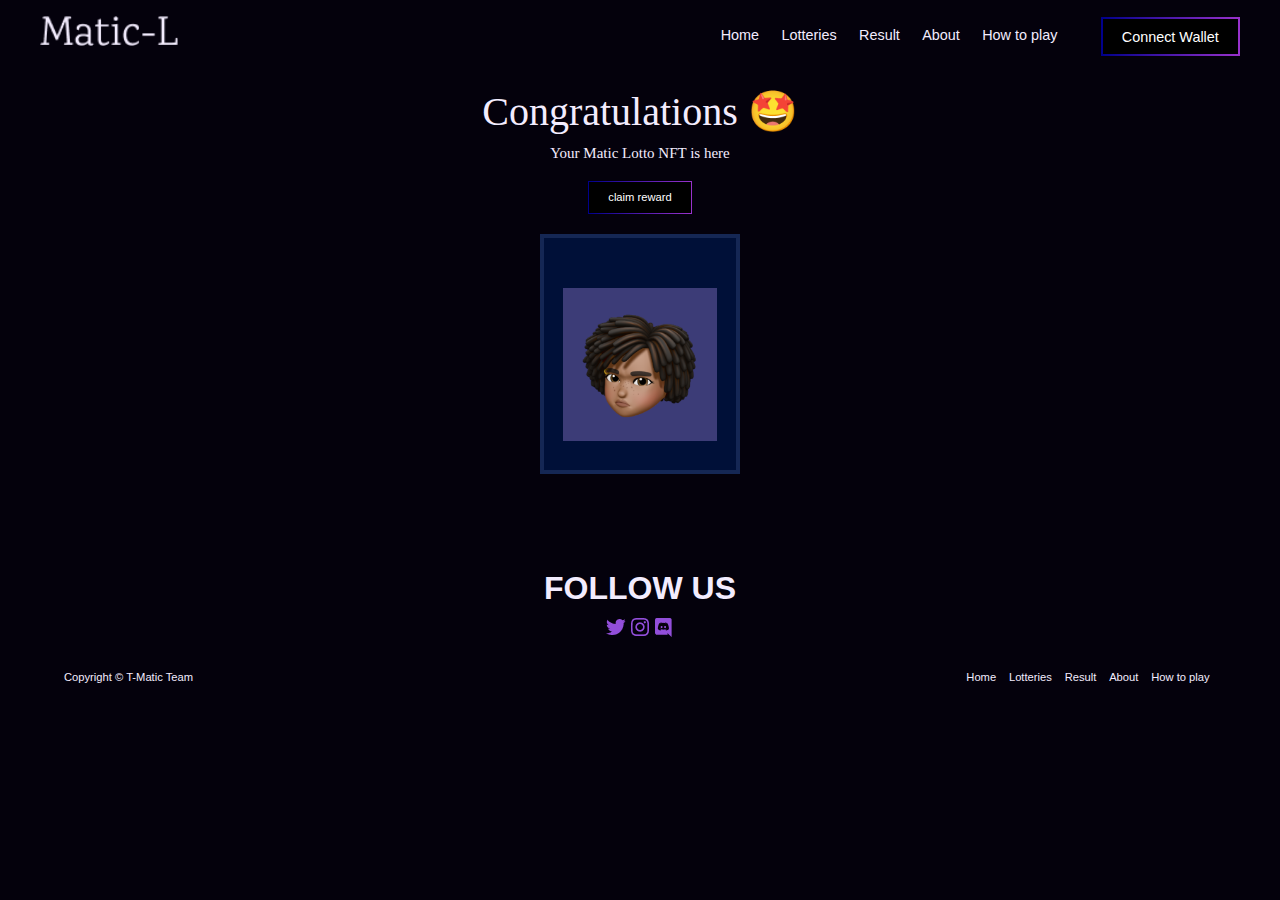
<file: web3ladies_t-matic/claim-reward.html>
<!DOCTYPE html>
<html lang="en">
<head>
    <meta charset="UTF-8">
    <meta http-equiv="X-UA-Compatible" content="IE=edge">
    <meta name="viewport" content="width=device-width, initial-scale=1.0">
    <!-- fontawesome for icons -->
    <link rel="stylesheet" href="https://cdnjs.cloudflare.com/ajax/libs/font-awesome/6.2.1/css/all.min.css" integrity="sha512-MV7K8+y+gLIBoVD59lQIYicR65iaqukzvf/nwasF0nqhPay5w/9lJmVM2hMDcnK1OnMGCdVK+iQrJ7lzPJQd1w==" crossorigin="anonymous" referrerpolicy="no-referrer" />
 <!-- font family -->
 <link href="https://api.fontshare.com/v2/css?f[]=clash-display@200,400,700,500,600,1,300&display=swap" rel="stylesheet">
    <!-- custom styling -->
    <link rel="stylesheet" href="./css/header.css">
    <link rel="stylesheet" href="./css/claim-reward.css">
    <!-- <link rel="stylesheet" href="./css/style.css"> -->
    <title>claim reward</title>
</head>
<body>
    <!-- arrow icons -->
    <!-- <span class="angle-right"><i class="fa-solid fa-angle-right"></i></span> -->
    <!-- <span class="angle-left"><i class="fa-solid fa-angle-left"></i></span> -->
    <!-- <span class="right-arrow"><i class="fa-solid fa-arrow-right"></i></span> -->
    <!-- Barakat -->
    <header>
        <nav>
           <!--  -->
            <div class="logo">
                <a href="../index.html" target="_parent"><img class="logo-img" src="./assets/icons/Matic-L.png" alt=""></a>
                <span class="menu-bar"><i class="fa-solid fa-bars"></i></span>
            </div>
           <div class="collapsible">
            <div class="logo2">
              <a href="../index.html" target="_parent"><img class="logo-img" src="./assets/icons/Matic-L.png" alt=""></a>

                <span class="menu-bar"><i class="fa-solid fa-bars"></i></span>
            </div>
            <div class="collapse">
                <ul class="nav-menu">
                    <li class="nav-item"><a class="nav-link" href="./index.html" target="_parent">Home</a></li>
                    <li class="nav-item"><a class="nav-link" href="#">Lotteries</a></li>
                    <li class="nav-item" ><a class="nav-link" href="./result.html" target="_parent">Result</a></li>
                    <li class="nav-item"><a class="nav-link" href="#">About</a></li>
                    <li class="nav-item"><a class="nav-link" href="#">How to play</a></li>
                </ul>
                <div class="btn">
                <a class="connect-btn" id="accountArea">Connect Wallet</a>
                <span class="close-bar"><i class="fa-solid fa-xmark"></i></span>
                <ul class="connect-wallet" id="connect-wallet">
                    <li class="wallet-link">Select your wallet <span class="close-opt"><i class="fa-solid fa-xmark"></i></span></li>
                    <li class="wallet-link">Phantom <img src="./assets/icons/phantom.png" alt=""></li>
                    <li class="wallet-link" >Slope <img src="./assets/icons/slope.png" alt=""></li>
                    <li class="wallet-link connect1" id="connect" onclick="connectMetamask()" >Metamask <img src="./assets/icons/metamask.png" alt="metamask"></li>
                    <li class="wallet-link">More Options<span class="dwn-angle"><i class="fa-solid fa-angle-down"></i></span></li>
                </ul>
                </div>
            </div>
           </div>
        </nav>
    </header>
    <main>

    <!--Hafsah's part > CONNECT WALLETS -->

    <div class="connect-container" style="display: none;">
        <main>
        <div style="width: 95%; margin: auto">
          <h3 class="connect-header">Connect with MetaMask</h3>
          <p class="connect-tag">Select the account(s) to use on this site</p>
          <p class="new-account">New account</p>
  
          <div  class="middle-div">
            <i class="fa fa-solid fa-square-check"></i>
            <div class="gradient"></div>
            <p class="matic-ptag">Account 1 (0x08g... <br> 0 MATIC</p>
          </div>
        </main>
  
        <footer>
          <p class="modal-footer">Connect with only the sites you trust</p>
          <div class="foot">
            <button class="cancel">Cancel</button>
            <button class="next" onclick="nextConnect();">Next</button>
          </div>
        </footer> 
      </div>
  
      <div class="connect-container2" style="display: none;">
        <main>
        <div style="width: 95%; margin: auto">
          <h3 class="connect-header">Connect to Account 1</h3>
          <p class="connect-tag" id="wallet-name">(0x08g...eef)</p>
          <div  class="middle-div">
            <i class="fa fa-solid fa-eye"></i>
            <div class="gradient"></div>
            <p class="matic-ptag">Account 1 (0x08g... <br> 0 MATIC</p>
          </div>
        </main>
  
        <footer>
          <p class="modal-footer">Connect with only the sites you trust</p>
          <div class="foot">
            <button class="cancel">Cancel</button>
            <button class="next" id="next" >Next</button>
          </div>
        </footer> 
      </div>
  

    <!-- END OF CONNECT WALLETS  -->


    <!-- Barakat -->
    
    <!-- Barakat -->
    <!-- Hafsoh -->
    <section>
        <p class="congrats">Congratulations  &#129321;</p>
        <p class="matic">Your Matic Lotto NFT is here</p>
        <button class="eth-reward">claim reward</button>
        <div class="img-div">
          <img src="./assets/player1.png" alt="" class="matic-img" />
        </div>
        
    </section>
    <!-- Hafsoh -->



    <!-- Glory -->
    <section>

    </section>
    <!-- Glory -->
    </main>

    <footer>
        <div class="social">
            <h3>FOLLOW US</h3>
            <div class="social-icon">
                <img src="./assets/icons/bxl-twitter.svg.png" alt="">
                <img src="./assets/icons/bxl-instagram.svg.png" alt="">
                <img src="./assets/icons/bxl-discord.svg.png" alt="">
            </div>
        </div>
        <div class="copyright">
            <span>Copyright © T-Matic Team</span>
            <ul class="footer-nav">
                <li>Home</li>
                <li>Lotteries</li>
                <li>Result</li>
                <li>About</li>
                <li>How to play</li>
            </ul>
        </div>
    </footer>
    <!--custom script  -->
    <script src="./javascript/blockchain.js"></script>
    <script src="./javascript/script.js"></script>
    <script src="./javascript/claim-reward.js"></script>
</body>
</html>
</file>
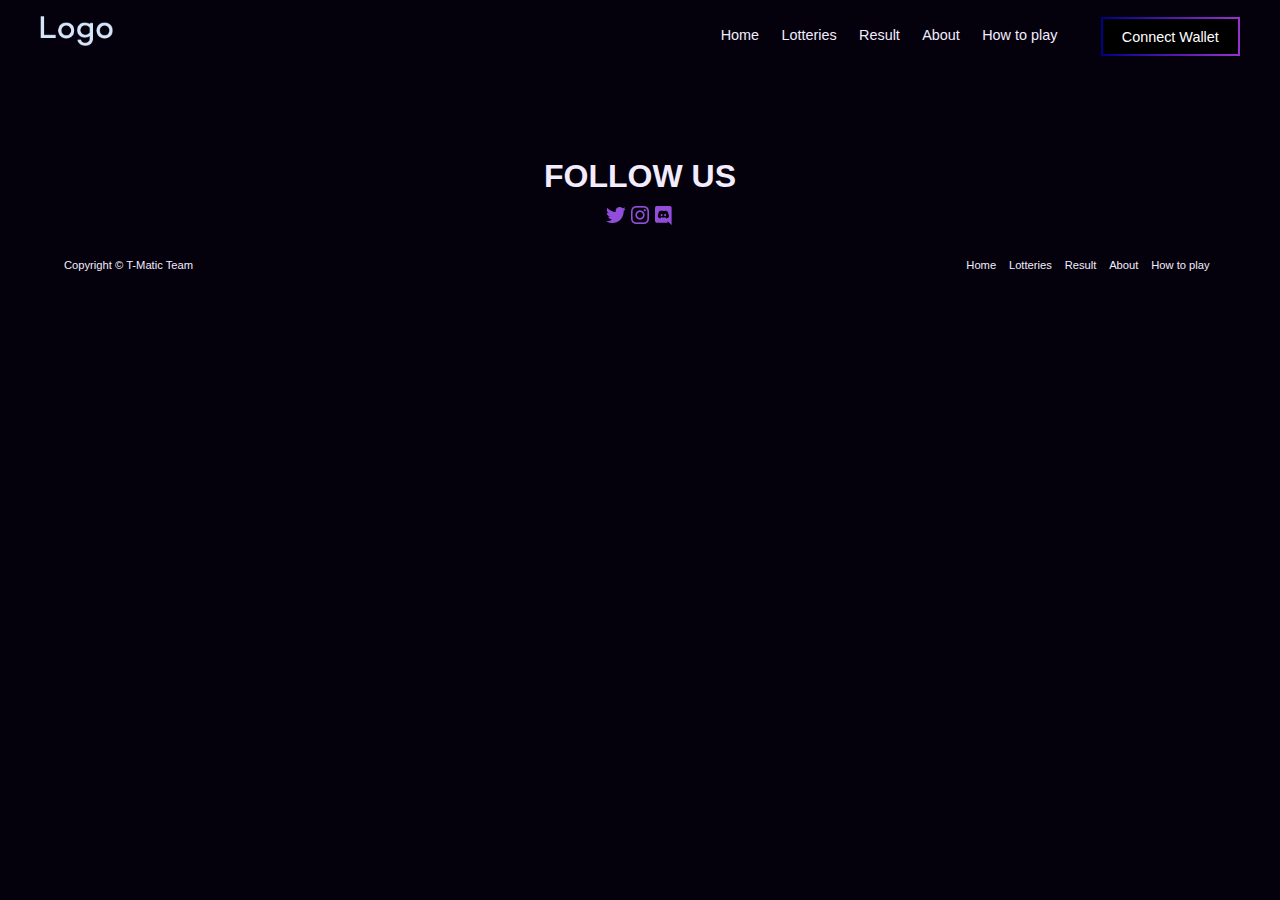
<file: web3ladies_t-matic/draw.html.html>
<!DOCTYPE html>
<html lang="en">
<head>
    <meta charset="UTF-8">
    <meta http-equiv="X-UA-Compatible" content="IE=edge">
    <meta name="viewport" content="width=device-width, initial-scale=1.0">
    <!-- fontawesome for icons -->
    <link rel="stylesheet" href="https://cdnjs.cloudflare.com/ajax/libs/font-awesome/6.2.1/css/all.min.css" integrity="sha512-MV7K8+y+gLIBoVD59lQIYicR65iaqukzvf/nwasF0nqhPay5w/9lJmVM2hMDcnK1OnMGCdVK+iQrJ7lzPJQd1w==" crossorigin="anonymous" referrerpolicy="no-referrer" />

    <!-- custom styling -->
    <link rel="stylesheet" href="./css/header.css">
    <link rel="stylesheet" href="./css/draw.css">
    <!-- <link rel="stylesheet" href="./css/style.css"> -->
    <title>Draw result</title>
</head>
<body>
    <!-- arrow icons -->
    <!-- <span class="angle-right"><i class="fa-solid fa-angle-right"></i></span> -->
    <!-- <span class="angle-left"><i class="fa-solid fa-angle-left"></i></span> -->
    <!-- <span class="right-arrow"><i class="fa-solid fa-arrow-right"></i></span> -->
    <!-- Barakat -->
    <header>
        <nav>
           <!--  -->
            <div class="logo">
                <img class="logo-img" src="./assets/icons/Logo.png" alt="">
                <span class="menu-bar"><i class="fa-solid fa-bars"></i></span>
            </div>
           <div class="collapsible">
            <div class="logo2">
                <img class="logo-img" src="./assets/icons/Logo.png" alt="">
                <span class="menu-bar"><i class="fa-solid fa-bars"></i></span>
            </div>
            <div class="collapse">
                <ul class="nav-menu">
                    <li class="nav-item"><a class="nav-link" href="#">Home</a></li>
                    <li class="nav-item"><a class="nav-link" href="#">Lotteries</a></li>
                    <li class="nav-item" ><a class="nav-link" href="#">Result</a></li>
                    <li class="nav-item"><a class="nav-link" href="#">About</a></li>
                    <li class="nav-item"><a class="nav-link" href="#">How to play</a></li>
                </ul>
                <div class="btn">
                <a class="connect-btn">Connect Wallet</a>
                <span class="close-bar"><i class="fa-solid fa-xmark"></i></span>
                <ul class="connect-wallet" id="connect-wallet">
                    <li class="wallet-link">Select your wallet <span class="close-opt"><i class="fa-solid fa-xmark"></i></span></li>
                    <li class="wallet-link">Phantom <img src="./assets/icons/phantom.png" alt=""></li>
                    <li class="wallet-link" >Slope <img src="./assets/icons/slope.png" alt=""></li>
                    <li class="wallet-link">Metamask <img src="./assets/icons/metamask.png" alt="metamask"></li>
                    <li class="wallet-link">More Options<span class="dwn-angle"><i class="fa-solid fa-angle-down"></i></span></li>
                </ul>
                </div>
            </div>
           </div>
        </nav>
    </header>
    <main>
    <!-- Barakat -->
    
    <!-- Barakat -->
    <!-- Hafsoh -->
    <section>

    </section>
    <!-- Hafsoh -->

    <!-- Glory -->
    <section>

    </section>
    <!-- Glory -->
    </main>

    <footer>
        <div class="social">
            <h3>FOLLOW US</h3>
            <div class="social-icon">
                <img src="./assets/icons/bxl-twitter.svg.png" alt="">
                <img src="./assets/icons/bxl-instagram.svg.png" alt="">
                <img src="./assets/icons/bxl-discord.svg.png" alt="">
            </div>
        </div>
        <div class="copyright">
            <span>Copyright © T-Matic Team</span>
            <ul class="footer-nav">
                <li>Home</li>
                <li>Lotteries</li>
                <li>Result</li>
                <li>About</li>
                <li>How to play</li>
            </ul>
        </div>
    </footer>
    <!--custom script  -->
    <script src="./javascript/script.js"></script>
</body>
</html>
</file>
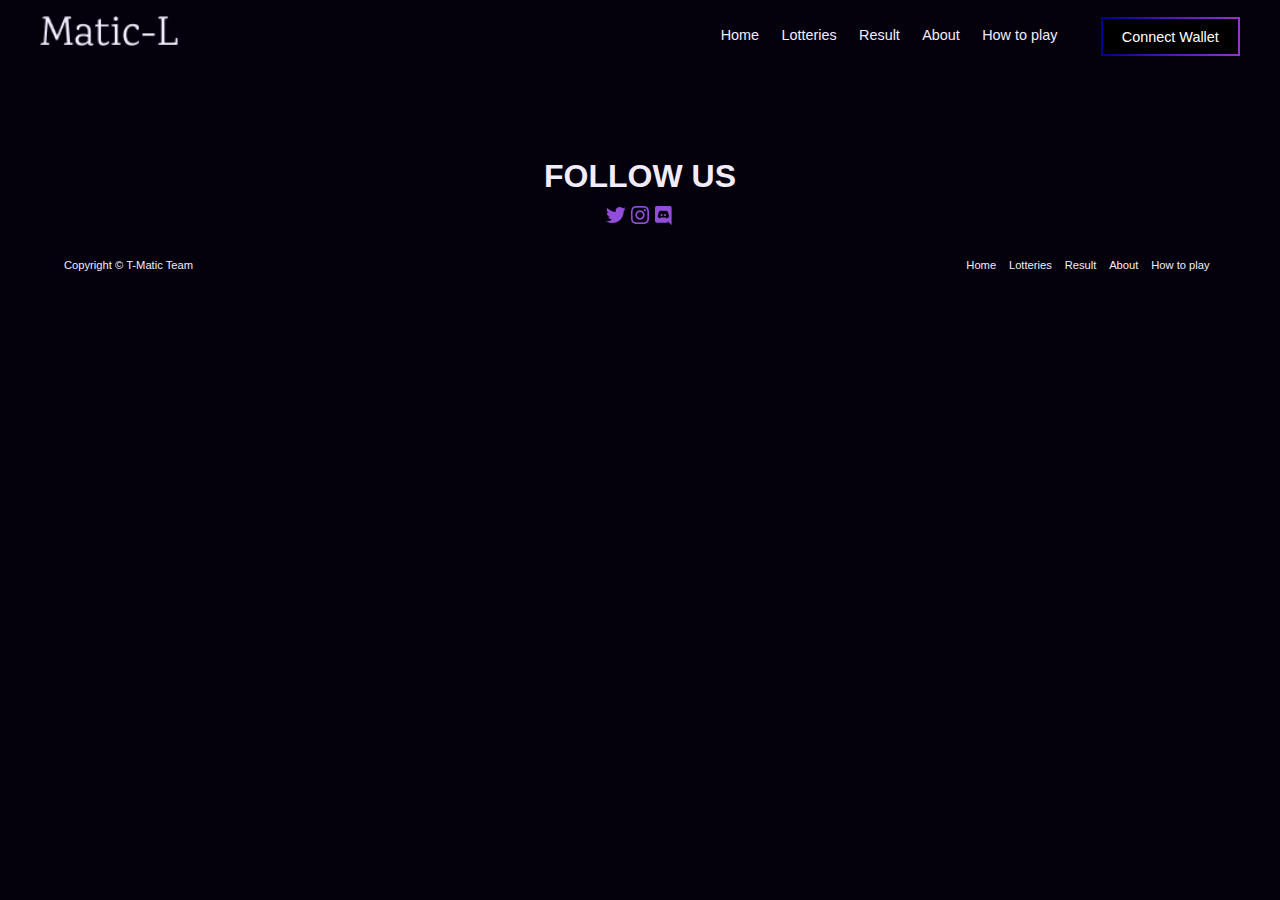
<file: web3ladies_t-matic/headerfooter.html>
<!DOCTYPE html>
<html lang="en">
<head>
    <meta charset="UTF-8">
    <meta http-equiv="X-UA-Compatible" content="IE=edge">
    <meta name="viewport" content="width=device-width, initial-scale=1.0">
    <!-- fontawesome for icons -->
    <link rel="stylesheet" href="https://cdnjs.cloudflare.com/ajax/libs/font-awesome/6.2.1/css/all.min.css" integrity="sha512-MV7K8+y+gLIBoVD59lQIYicR65iaqukzvf/nwasF0nqhPay5w/9lJmVM2hMDcnK1OnMGCdVK+iQrJ7lzPJQd1w==" crossorigin="anonymous" referrerpolicy="no-referrer" />
 <!-- font family -->
 <link href="https://api.fontshare.com/v2/css?f[]=clash-display@200,400,700,500,600,1,300&display=swap" rel="stylesheet">
    <!-- custom styling -->
    <link rel="stylesheet" href="./css/header.css">
    <link rel="stylesheet" href="./css/style.css">
    <title>Lotery Matic</title>
</head>
<body>
    <!-- arrow icons -->
    <!-- <span class="angle-right"><i class="fa-solid fa-angle-right"></i></span> -->
    <!-- <span class="angle-left"><i class="fa-solid fa-angle-left"></i></span> -->
    <!-- <span class="right-arrow"><i class="fa-solid fa-arrow-right"></i></span> -->
    <!-- Barakat -->
    <header>
        <nav>
           <!--  -->
            <div class="logo">
                <img class="logo-img" src="./assets/icons/Matic-L.png" alt="">
                <span class="menu-bar"><i class="fa-solid fa-bars"></i></span>
            </div>
           <div class="collapsible">
            <div class="logo2">
                <img class="logo-img" src="./assets/icons/Matic-L.png" alt="">
                <span class="menu-bar"><i class="fa-solid fa-bars"></i></span>
            </div>
            <div class="collapse">
                <ul class="nav-menu">
                    <li class="nav-item"><a class="nav-link" href="#">Home</a></li>
                    <li class="nav-item"><a class="nav-link" href="#">Lotteries</a></li>
                    <li class="nav-item" ><a class="nav-link" href="#">Result</a></li>
                    <li class="nav-item"><a class="nav-link" href="#">About</a></li>
                    <li class="nav-item"><a class="nav-link" href="#">How to play</a></li>
                </ul>
                <div class="btn">
                <a class="connect-btn">Connect Wallet</a>
                <span class="close-bar"><i class="fa-solid fa-xmark"></i></span>
                <ul class="connect-wallet" id="connect-wallet">
                    <li class="wallet-link">Select your wallet <span class="close-opt"><i class="fa-solid fa-xmark"></i></span></li>
                    <li class="wallet-link">Phantom <img src="./assets/icons/phantom.png" alt=""></li>
                    <li class="wallet-link" >Slope <img src="./assets/icons/slope.png" alt=""></li>
                    <li class="wallet-link">Metamask <img src="./assets/icons/metamask.png" alt="metamask"></li>
                    <li class="wallet-link">More Options<span class="dwn-angle"><i class="fa-solid fa-angle-down"></i></span></li>
                </ul>
                </div>
            </div>
           </div>
        </nav>
    </header>
    <main>
   
    <!-- Barakat -->

    <!-- Hafsoh -->
    <section>

    </section>
    <!-- Hafsoh -->

    <!-- Glory -->
    <section>

    </section>
    <!-- Glory -->
    </main>

    <footer>
        <div class="social">
            <h3>FOLLOW US</h3>
            <div class="social-icon">
                <img src="./assets/icons/bxl-twitter.svg.png" alt="">
                <img src="./assets/icons/bxl-instagram.svg.png" alt="">
                <img src="./assets/icons/bxl-discord.svg.png" alt="">
            </div>
        </div>
        <div class="copyright">
            <span>Copyright © T-Matic Team</span>
            <ul class="footer-nav">
                <li>Home</li>
                <li>Lotteries</li>
                <li>Result</li>
                <li>About</li>
                <li>How to play</li>
            </ul>
        </div>
    </footer>
    <!--custom script  -->
    <script src="./javascript/script.js"></script>
</body>
</html>
</file>
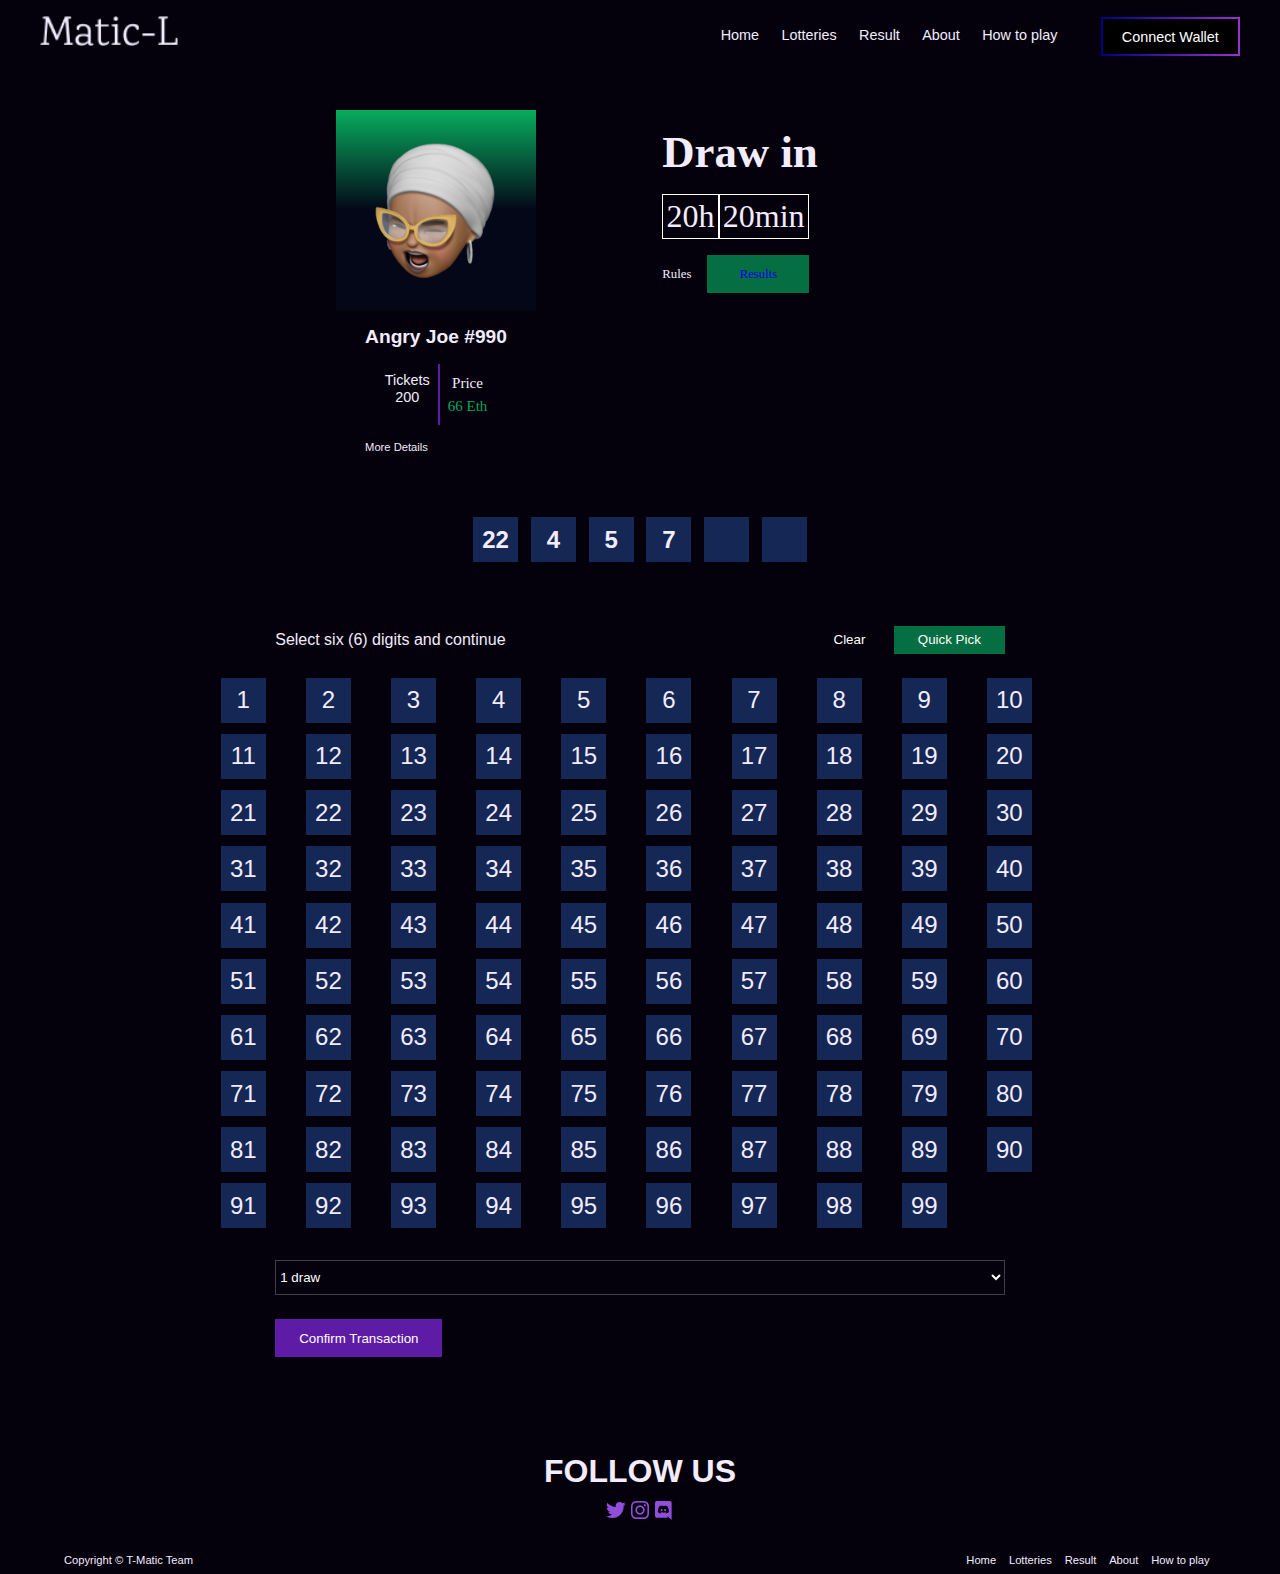
<file: web3ladies_t-matic/playscreen.html>
<!DOCTYPE html>
<html lang="en">
<head>
    <meta charset="UTF-8">
    <meta http-equiv="X-UA-Compatible" content="IE=edge">
    <meta name="viewport" content="width=device-width, initial-scale=1.0">
     <!-- NFT Loto contract link -->
    <!-- <script type="text/javascript" src="https://cdn.ethers.io/lib/ethers-5.2.esm.min.js"></script> -->
    <!-- font family -->
    <link href="https://api.fontshare.com/v2/css?f[]=clash-display@200,400,700,500,600,1,300&display=swap" rel="stylesheet">
    <!-- fontawesome for icons -->
    <link rel="stylesheet" href="https://cdnjs.cloudflare.com/ajax/libs/font-awesome/6.2.1/css/all.min.css" integrity="sha512-MV7K8+y+gLIBoVD59lQIYicR65iaqukzvf/nwasF0nqhPay5w/9lJmVM2hMDcnK1OnMGCdVK+iQrJ7lzPJQd1w==" crossorigin="anonymous" referrerpolicy="no-referrer" />

    <!-- custom styling -->
    <link rel="stylesheet" href="./css/header.css">
    <link rel="stylesheet" href="./css/playscreen.css">
    <link rel="stylesheet" href="./css/style.css">
    <title>Play Game</title>
</head>
<body>
   
    <!-- Barakat -->
    <header>
        <nav>
            <div class="logo">
              <a href="../index.html" target="_parent"><img class="logo-img" src="./assets/icons/Matic-L.png" alt=""></a>  
                <span class="menu-bar"><i class="fa-solid fa-bars"></i></span>
            </div>
           <div class="collapsible">
            <div class="logo2">
                <a href="../index.html" target="_parent"><img class="logo-img" src="./assets/icons/Matic-L.png" alt=""></a>  

                <span class="menu-bar"><i class="fa-solid fa-bars"></i></span>
            </div>
            <div class="collapse">
                <ul class="nav-menu">
                    <li class="nav-item"><a class="nav-link" href="../index.html" target="_parent">Home</a></li>
                    <li class="nav-item"><a class="nav-link" href="#">Lotteries</a></li>
                    <li class="nav-item" ><a class="nav-link" href="./result.html" target="_parent">Result</a></li>
                    <li class="nav-item"><a class="nav-link" href="#">About</a></li>
                    <li class="nav-item"><a class="nav-link" href="#">How to play</a></li>
                </ul>
                <div class="btn" >
                <a class="connect-btn" id="accountArea">Connect Wallet</a>
                <span class="close-bar"><i class="fa-solid fa-xmark"></i></span>
                <ul class="connect-wallet" id="connect-wallet">
                    <li class="wallet-link">Select your wallet <span class="close-opt"><i class="fa-solid fa-xmark"></i></span></li>
                    <li class="wallet-link">Phantom <img src="./assets/icons/phantom.png" alt=""></li>
                    <li class="wallet-link" >Slope <img src="./assets/icons/slope.png" alt=""></li>
                    <li class="wallet-link" onclick="connectMetamask()">Metamask <img src="./assets/icons/metamask.png" alt="metamask"></li>
                    <li class="wallet-link">More Options<span class="dwn-angle"><i class="fa-solid fa-angle-down"></i></span></li>
                </ul>
                </div>
            </div>
           </div>
        </nav>
    </header>
    <main>
    <!-- Barakat -->
    <section class="profile-card">
        <div class="user-card">
            <div class="user-img">
                <img src="./assets/player3.png" alt="">
            </div>
            <div class="ff">
            <p class="username">Angry Joe #990</p>
            <div class="ticket-info">
             <p class="ticket">
                Tickets 
                <br> 200
             </p>
             
             <p class="price">
                Price 
                <br> <span>66 Eth</span>
             </p>
            </div>
            <small>More Details
    <span class="right-arrow"><i class="fa-solid fa-arrow-right"></i></span>
                
            </small>
            </div>
        </div>
        <div class="drawin">
            <h4>Draw in</h4>
            <div class="time">
            <p class="hr">20h</p>
            <p class="min">20min</p>

            </div>
            <div class="play-btn">
                <p class="rule">Rules</p>
                <a class="result" href="./result.html" target="_blank">Results</a>
            </div>
        </div>
    </section>
    <section class="game">
        <ul class="value-input">
            <li class="num-input">22</li>
            <li class="num-input">4</li>
            <li class="num-input">5</li>
            <li class="num-input">7</li>
            <li class="num-input"></li>
            <li class="num-input"></li>
        </ul>
        <div class="game-info">
    <p>Select six (6) digits and continue</p>
    <div class="info-btn">
        <button class="i-btn clear">Clear</button>
        <button class="i-btn pick">Quick Pick</button>
    </div>
</div>
        <ul class="game-num">
            <li class="num">1</li>
            <li class="num">2</li>
            <li class="num">3</li>
            <li class="num">4</li>
            <li class="num">5</li>
            <li class="num">6</li>
            <li class="num">7</li>
            <li class="num">8</li>
            <li class="num">9</li>
            <li class="num">10</li>
            <li class="num">11</li>
            <li class="num">12</li>
            <li class="num">13</li>
            <li class="num">14</li>
            <li class="num">15</li>
            <li class="num">16</li>
            <li class="num">17</li>
            <li class="num">18</li>
            <li class="num">19</li>
            <li class="num">20</li>
            <li class="num">21</li>
            <li class="num">22</li>
            <li class="num">23</li>
            <li class="num">24</li>
            <li class="num">25</li>
            <li class="num">26</li>
            <li class="num">27</li>
            <li class="num">28</li>
            <li class="num">29</li>
            <li class="num">30</li>
            <li class="num">31</li>
            <li class="num">32</li>
            <li class="num">33</li>
            <li class="num">34</li>
            <li class="num">35</li>
            <li class="num">36</li>
            <li class="num">37</li>
            <li class="num">38</li>
            <li class="num">39</li>
            <li class="num">40</li>
            <li class="num">41</li>
            <li class="num">42</li>
            <li class="num">43</li>
            <li class="num">44</li>
            <li class="num">45</li>
            <li class="num">46</li>
            <li class="num">47</li>
            <li class="num">48</li>
            <li class="num">49</li>
            <li class="num">50</li>
            <li class="num">51</li>
            <li class="num">52</li>
            <li class="num">53</li>
            <li class="num">54</li>
            <li class="num">55</li>
            <li class="num">56</li>
            <li class="num">57</li>
            <li class="num">58</li>
            <li class="num">59</li>
            <li class="num">60</li>
            <li class="num">61</li>
            <li class="num">62</li>
            <li class="num">63</li>
            <li class="num">64</li>
            <li class="num">65</li>
            <li class="num">66</li>
            <li class="num">67</li>
            <li class="num">68</li>
            <li class="num">69</li>
            <li class="num">70</li>
            <li class="num">71</li>
            <li class="num">72</li>
            <li class="num">73</li>
            <li class="num">74</li>
            <li class="num">75</li>
            <li class="num">76</li>
            <li class="num">77</li>
            <li class="num">78</li>
            <li class="num">79</li>
            <li class="num">80</li>
            <li class="num">81</li>
            <li class="num">82</li>
            <li class="num">83</li>
            <li class="num">84</li>
            <li class="num">85</li>
            <li class="num">86</li>
            <li class="num">87</li>
            <li class="num">88</li>
            <li class="num">89</li>
            <li class="num">90</li>
            <li class="num">91</li>
            <li class="num">92</li>
            <li class="num">93</li>
            <li class="num">94</li>
            <li class="num">95</li>
            <li class="num">96</li>
            <li class="num">97</li>
            <li class="num">98</li>
            <li class="num">99</li>
        </ul>

       <div class="confirm">
        <select name="draw" id="draw" class="draw">
            <option>1 draw</option>
            <option>2 draw</option>
        </select>
        <br>
       <!-- <a href="./reward.html" target="_parent"><button class="confirm-draw">Confirm Transaction</button></a> -->
       <a  target="_parent"><button class="confirm-draw" onclick="participate()">Confirm Transaction</button></a> 
       </div> 
    </section>
    <!-- Barakat -->
   

    </main>

    <footer>
        <div class="social">
            <h3>FOLLOW US</h3>
            <div class="social-icon">
                <img src="./assets/icons/bxl-twitter.svg.png" alt="">
                <img src="./assets/icons/bxl-instagram.svg.png" alt="">
                <img src="./assets/icons/bxl-discord.svg.png" alt="">
            </div>
        </div>
        <div class="copyright">
            <span>Copyright © T-Matic Team</span>
            <ul class="footer-nav">
                <li>Home</li>
                <li>Lotteries</li>
                <li>Result</li>
                <li>About</li>
                <li>How to play</li>
            </ul>
        </div>
    </footer>
    <script
    src="https://cdn.ethers.io/lib/ethers-5.2.umd.min.js"
    type="application/javascript">
  </script>
     <!-- NFT Lotto contract functions -->
     <script type="text/javascript" src="./javascript/blockchain.js"></script>
     <script type="text/javascript" src="/lotto_NFT.js"></script>
    <!--custom script  -->
    <script src="./javascript/playscreen.js"></script>
    <script src="./javascript/script.js"></script>
</body>
</html>
</file>
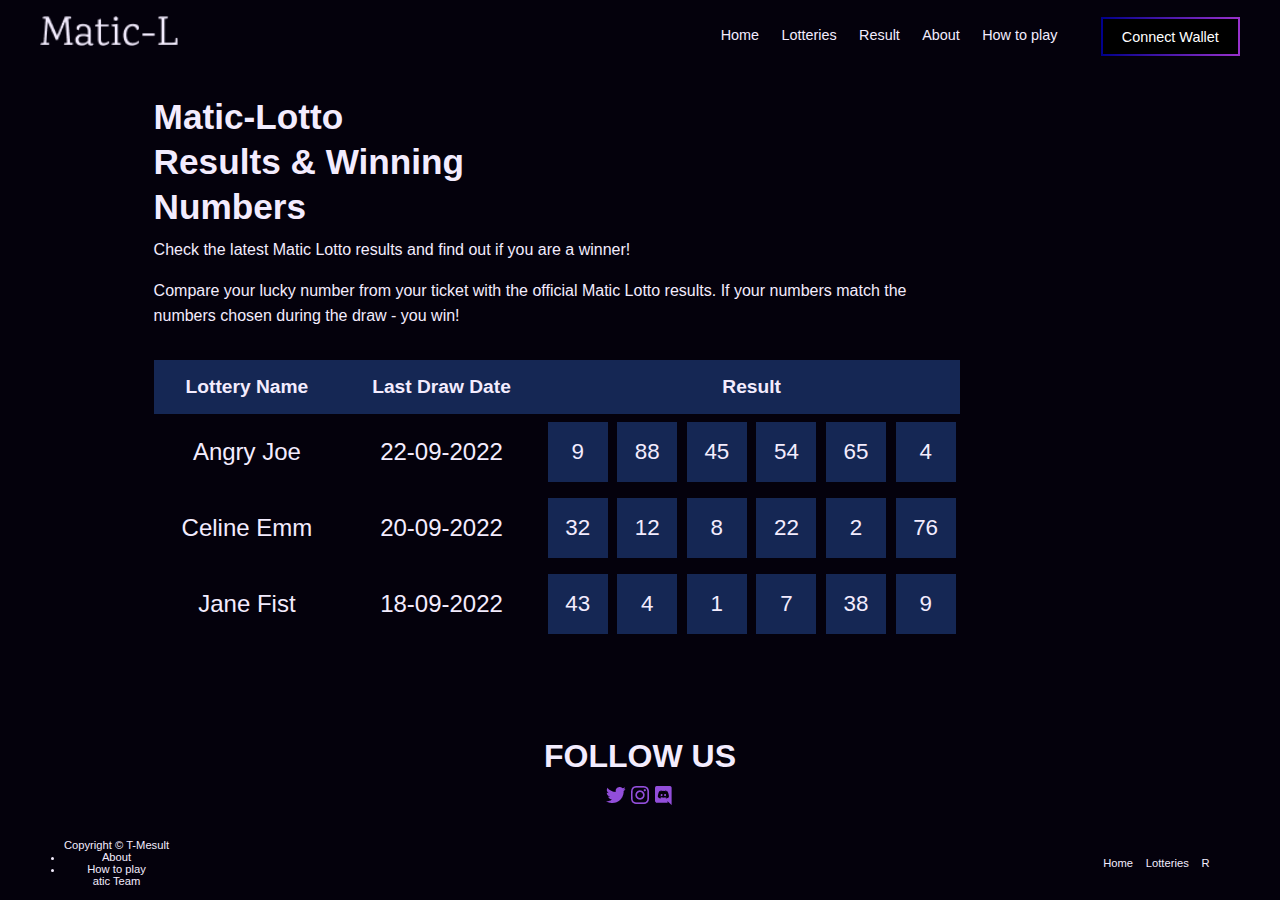
<file: web3ladies_t-matic/result.html>
<!DOCTYPE html>
<html lang="en">
<head>
    <meta charset="UTF-8">
    <meta http-equiv="X-UA-Compatible" content="IE=edge">
    <meta name="viewport" content="width=device-width, initial-scale=1.0">
    
     <!-- font family -->
     <link href="https://api.fontshare.com/v2/css?f[]=clash-display@200,400,700,500,600,1,300&display=swap" rel="stylesheet">
    <!-- fontawesome for icons -->
    <link rel="stylesheet" href="https://cdnjs.cloudflare.com/ajax/libs/font-awesome/6.2.1/css/all.min.css" integrity="sha512-MV7K8+y+gLIBoVD59lQIYicR65iaqukzvf/nwasF0nqhPay5w/9lJmVM2hMDcnK1OnMGCdVK+iQrJ7lzPJQd1w==" crossorigin="anonymous" referrerpolicy="no-referrer" />

    <!-- custom styling -->
    <link rel="stylesheet" href="./css/header.css">
    <link rel="stylesheet" href="./css/result.css">
    <!-- <link rel="stylesheet" href="./css/style.css"> -->
    <title>Result</title>
</head>
<body>
    <!-- arrow icons -->
    <!-- <span class="angle-right"><i class="fa-solid fa-angle-right"></i></span> -->
    <!-- <span class="angle-left"><i class="fa-solid fa-angle-left"></i></span> -->
    <!-- <span class="right-arrow"><i class="fa-solid fa-arrow-right"></i></span> -->
    <!-- Barakat -->
    <header>
        <nav>
           <!--  -->
            <div class="logo">
                <a href="../index.html"><img class="logo-img" src="./assets/icons/Matic-L.png" alt=""></a>  
                <span class="menu-bar"><i class="fa-solid fa-bars"></i></span>
            </div>
           <div class="collapsible">
            <div class="logo2">
                <img class="logo-img" src="./assets/icons/Matic-L.png" alt="">
                <span class="menu-bar"><i class="fa-solid fa-bars"></i></span>
            </div>
            <div class="collapse">
                <ul class="nav-menu">
                    <li class="nav-item"><a class="nav-link" href="../index.html">Home</a></li>
                    <li class="nav-item"><a class="nav-link" href="#">Lotteries</a></li>
                    <li class="nav-item" ><a class="nav-link" href="./result.html">Result</a></li>
                    <li class="nav-item"><a class="nav-link" href="#">About</a></li>
                    <li class="nav-item"><a class="nav-link" href="#">How to play</a></li>
                </ul>
                <div class="btn">
                <a class="connect-btn" id="accountArea">Connect Wallet</a>
                <span class="close-bar"><i class="fa-solid fa-xmark"></i></span>
                <ul class="connect-wallet" id="connect-wallet">
                    <li class="wallet-link">Select your wallet <span class="close-opt"><i class="fa-solid fa-xmark"></i></span></li>
                    <li class="wallet-link">Phantom <img src="./assets/icons/phantom.png" alt=""></li>
                    <li class="wallet-link" >Slope <img src="./assets/icons/slope.png" alt=""></li>
                    <li class="wallet-link"onclick="connectMetamask()">Metamask <img src="./assets/icons/metamask.png" alt="metamask"></li>
                    <li class="wallet-link">More Options<span class="dwn-angle"><i class="fa-solid fa-angle-down"></i></span></li>
                </ul>
                </div>
            </div>
           </div>
        </nav>
    </header>
    <main>
    <!-- Barakat -->
    <section class="result-info">
        <h2 class="sec-title">Matic-Lotto Results & 
            Winning Numbers</h2>
            <p class="info"> <span>Check the latest Matic Lotto results and find out if you are a winner!</span>   
                Compare your lucky number from your ticket with the official Matic
                Lotto results. If your numbers match the numbers chosen during 
                the draw - you win!</p>
    </section>
    <div class="result-table">
        <table>
            <thead>
               <tr>
                <th>Lottery Name</th>
                <th>Last Draw Date</th>
                <th>Result</th>
               </tr>
            </thead>
            <tbody>
                <tr class="table-row">
                    <td>Angry Joe</td>
                    <td>22-09-2022</td>
                    <td> <ul class="lucky-number">
                        <li>9</li>
                        <li>88</li>
                        <li>45</li>
                        <li>54</li>
                        <li>65</li>
                        <li>4</li>
                    </ul></td>
                </tr>
                <tr class="table-row">
                    <td>Celine Emm</td>
                    <td>20-09-2022</td>
                    <td> <ul class="lucky-number">
                        <li>32</li>
                        <li>12</li>
                        <li>8</li>
                        <li>22</li>
                        <li>2</li>
                        <li>76</li>
                    </ul></td>
                </tr>
                <tr class="table-row">
                    <td>Jane Fist</td>
                    <td>18-09-2022</td>
                    <td> <ul class="lucky-number">
                        <li>43</li>
                        <li>4</li>
                        <li>1</li>
                        <li>7</li>
                        <li>38</li>
                        <li>9</li>
                    </ul></td>
                </tr>
            </tbody>
        </table>
    </div>
    <!-- Barakat -->

  
    </main>

    <footer>
        <div class="social">
            <h3>FOLLOW US</h3>
            <div class="social-icon">
                <img src="./assets/icons/bxl-twitter.svg.png" alt="">
                <img src="./assets/icons/bxl-instagram.svg.png" alt="">
                <img src="./assets/icons/bxl-discord.svg.png" alt="">
            </div>
        </div>
        <div class="copyright">
            <span>Copyright © T-Mesult</li>
                <li>About</li>
                <li>How to play</li>
            </ul>atic Team</span>
            <ul class="footer-nav">
                <li>Home</li>
                <li>Lotteries</li>
                <li>R
        </div>
    </footer>
     <!-- NFT Lotto contract functions -->
     <script
     src="https://cdn.ethers.io/lib/ethers-5.2.umd.min.js"
     type="application/javascript">
   </script>
     <script type="text/javascript" src="../web3ladies_t-matic/javascript/blockchain.js"></script>
     <!-- <script src="./lotto_NFT.js"></script> -->
 
     <!-- Swipper -->
     <script src="https://cdn.jsdelivr.net/npm/swiper@8/swiper-bundle.min.js"></script>
     <!--custom script  -->
    <script src="./javascript/result.js"></script>
    <script src="../web3ladies_t-matic/javascript/result.js"></script>

     <!-- <script src="web3ladies_t-matic/javascript/claim-reward.js"></script> -->
    <!--custom script  -->
</body>
</html>
</file>
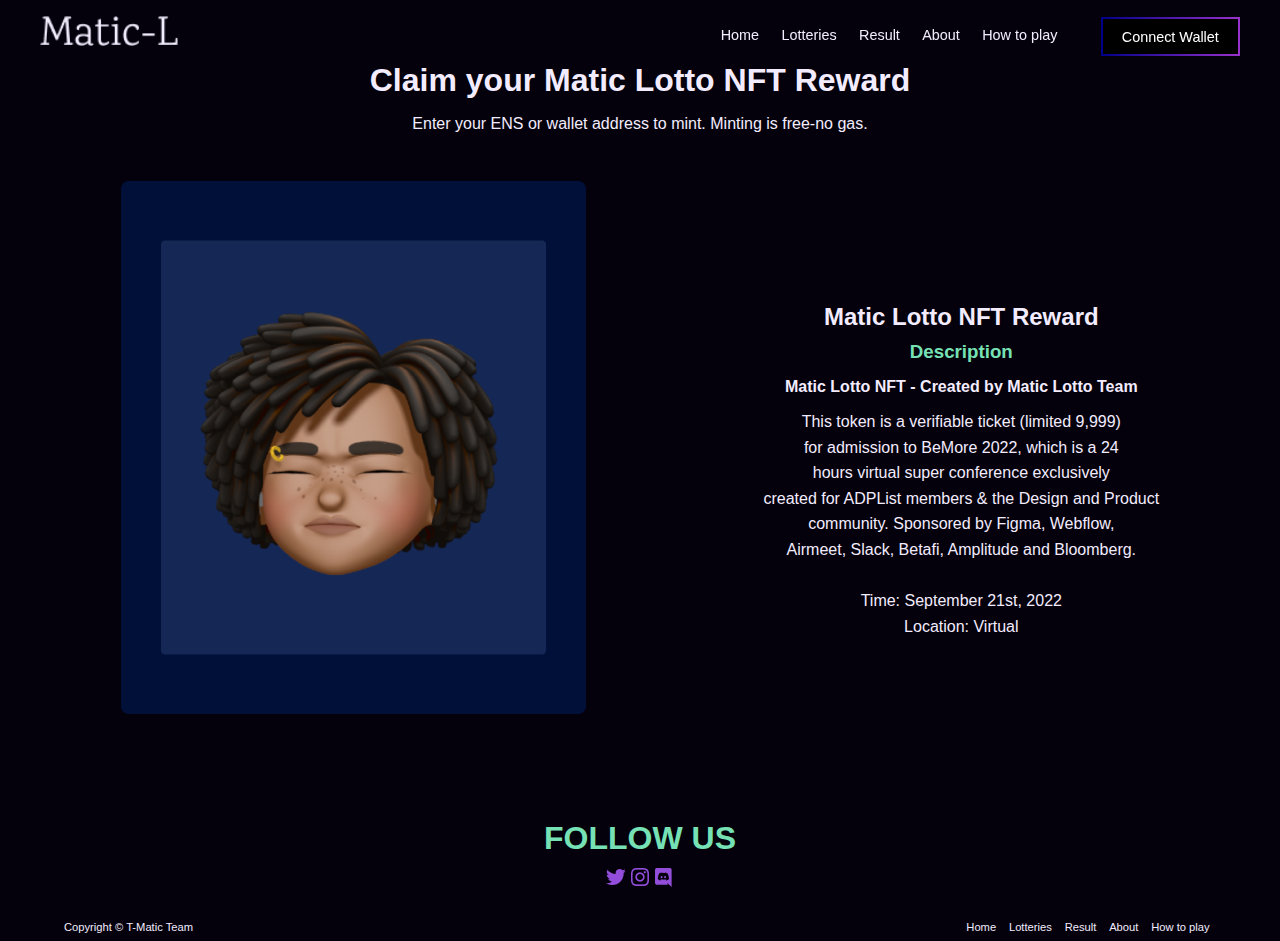
<file: web3ladies_t-matic/reward.html>
<!DOCTYPE html>
<html lang="en">
<head>
    <meta charset="UTF-8">
    <meta http-equiv="X-UA-Compatible" content="IE=edge">
    <meta name="viewport" content="width=device-width, initial-scale=1.0">
     <!-- font family -->
     <link href="https://api.fontshare.com/v2/css?f[]=clash-display@200,400,700,500,600,1,300&display=swap" rel="stylesheet">
    <!-- fontawesome for icons -->
    <link rel="stylesheet" href="https://cdnjs.cloudflare.com/ajax/libs/font-awesome/6.2.1/css/all.min.css" integrity="sha512-MV7K8+y+gLIBoVD59lQIYicR65iaqukzvf/nwasF0nqhPay5w/9lJmVM2hMDcnK1OnMGCdVK+iQrJ7lzPJQd1w==" crossorigin="anonymous" referrerpolicy="no-referrer" />

    <!-- custom styling -->
    <link rel="stylesheet" href="./css/header.css">
    <link rel="stylesheet" href="./css/reward.css">
    <!-- <link rel="stylesheet" href="./css/style.css"> -->
    <title>Reward</title>
</head>
<body>
    <!-- arrow icons -->
    <!-- <span class="angle-right"><i class="fa-solid fa-angle-right"></i></span> -->
    <!-- <span class="angle-left"><i class="fa-solid fa-angle-left"></i></span> -->
    <!-- <span class"right-arrow"><i class="fa-solid fa-arrow-right"></i></span> -->
    <!-- Barakat -->
    <header>
        <nav>
           <!--  -->
            <div class="logo">
                <a href="../index.html" target="_parent"><img class="logo-img" src="./assets/icons/Matic-L.png" alt=""></a>
                <span class="menu-bar"><i class="fa-solid fa-bars"></i></span>
            </div>
           <div class="collapsible">
            <div class="logo2">
                <a href="../index.html" target="_parent"><img class="logo-img" src="./assets/icons/Matic-L.png" alt=""></a>
                <span class="menu-bar"><i class="fa-solid fa-bars"></i></span>
            </div>
            <div class="collapse">
                <ul class="nav-menu">
                    <li class="nav-item"><a class="nav-link" href="../index.html" target="_parent">Home</a></li>
                    <li class="nav-item"><a class="nav-link" href="#">Lotteries</a></li>
                    <li class="nav-item" ><a class="nav-link" href="./result.html" target="_parent">Result</a></li>
                    <li class="nav-item"><a class="nav-link" href="#">About</a></li>
                    <li class="nav-item"><a class="nav-link" href="#">How to play</a></li>
                </ul>
                <div class="btn">
                <a class="connect-btn" id="accountArea">Connect Wallet</a>
                <span class="close-bar"><i class="fa-solid fa-xmark"></i></span>
                <ul class="connect-wallet" id="connect-wallet">
                    <li class="wallet-link">Select your wallet <span class="close-opt"><i class="fa-solid fa-xmark"></i></span></li>
                    <li class="wallet-link">Phantom <img src="./assets/icons/phantom.png" alt=""></li>
                    <li class="wallet-link" >Slope <img src="./assets/icons/slope.png" alt=""></li>
                    <li class="wallet-link" onclick="connectMetamask()">Metamask <img src="./assets/icons/metamask.png" alt="metamask"></li>
                    <li class="wallet-link">More Options<span class="dwn-angle"><i class="fa-solid fa-angle-down"></i></span></li>
                </ul>
                </div>
            </div>
           </div>
        </nav>
    </header>
    <main>
    <!-- Glory -->
        <div class="nft-reward">
            <div class="nft-heading">
                <h1>Claim your Matic Lotto NFT Reward</h1>
                <p>
                    Enter your ENS or wallet address to mint. Minting is free-no gas.</p>
            </div>
           
            <div class="nft">
                <div class="nft-image">
<img src="./assets/Frame 6543.png" alt="">
                </div>
                <div class="nft-note">
    <h2>
        Matic Lotto NFT Reward
    </h2>
    <h3>
        Description
    </h3>
    <h4>
        Matic Lotto NFT - Created by Matic Lotto Team 
        <br>
    </h4>
    <p> This token is a verifiable ticket (limited 9,999) <br>
       for admission to BeMore 2022, which is a 24 <br>
       hours virtual super conference exclusively  <br>
       created for ADPList members & the Design and Product <br> community. Sponsored by Figma, Webflow, <br> Airmeet, Slack, Betafi, Amplitude and Bloomberg. 
<br> <br>
       Time: September 21st, 2022 <br> 
       Location: Virtual
    </p>
                </div>
            </div>
           
        </div>
    <!-- Glory -->
    
    </main>
    <footer>
        <div class="social">
            <h3>FOLLOW US</h3>
            <div class="social-icon">
                <img src="./assets/icons/bxl-twitter.svg.png" alt="">
                <img src="./assets/icons/bxl-instagram.svg.png" alt="">
                <img src="./assets/icons/bxl-discord.svg.png" alt="">
            </div>
        </div>
        <div class="copyright">
            <span>Copyright © T-Matic Team</span>
            <ul class="footer-nav">
                <li>Home</li>
                <li>Lotteries</li>
                <li>Result</li>
                <li>About</li>
                <li>How to play</li>
            </ul>
        </div>
    </footer>
   <!-- NFT Lotto contract functions -->
   <script type="text/javascript" src="./javascript/blockchain.js"></script>
   <script type="text/javascript" src="/lotto_NFT.js"></script>
  <!--custom script  -->
  <script src="./javascript/playscreen.js"></script>
  <script src="./javascript/script.js"></script>
</body>
</html>
</file>
<file: css/header.css>
/* header section*/
nav {
  display: flex;
  flex-direction: column;
}
.logo,
.logo2 {
  display: flex;
  justify-content: space-between;
  align-items: center;
  padding: 1rem;
  background-color: var(--bg-black);
}
.logo2 .menu-bar {
  display: none;
}
.collapsible {
  background-color: var(--txt-color);
  /* height: 100vh; */
  position: fixed;
  top: 0;
  bottom: 0;
  left: 0;
  right: 0;
  transition: 200ms ease;
  transform: translateX(100%);
  z-index: 1;
}
.hide {
  transform: translateX(0);
}

.nav-link {
  display: block;
  text-align: center;
  color: var(--black);
  border-bottom: 1px solid var(--black);
  padding: 1.5rem 0;
  font-size: 1.5rem;
}
.nav-link:hover {
  background-color: var(--bg-black);
  color: var(--white);
}
.connect-btn {
  display: block;
  background-color: var(--purple-btn-bg);
  color: var(--white);
  border: none;
  text-align: center;
  font-size: 1rem;
  padding: 1.5rem 0;
}
.connect-btn:hover {
  background-color: var(--bg-black);
  color: var(--white);
}
/* connect wallet */
.connect-wallet {
  background-color: var(--bg-black);
  padding: 0.7rem;
  position: fixed;
  display: none;
  bottom: 32%;
  width: 100%;
}
.wallet-link {
  display: flex;
  justify-content: space-between;
  padding: 0.7rem 0;
  cursor: pointer;
}
.wallet-link:hover {
  border-bottom: 2px solid var(--txt-color);
}
.wallet-link img {
  width: 17px;
  height: 17px;
}
.wallet-link span,
.wallet-link img {
  margin-left: 2rem;
}
/* header section*/

 footer {
margin-top: 4rem;
padding: 0 2rem;
}
.social {
  display: flex;
  flex-direction: column;
  text-align: center;
  align-items: center;
  margin: 1.5rem 0;
}
.social h3 {
  font-size: 2rem;
}
.social-icon {
  display: flex;
}
.copyright {
  display: flex;
  flex-direction: column-reverse;
  justify-content: space-between;
  font-size: 0.7rem;
}
.copyright span {
  margin: 0.5rem 0;
  text-align: center;
}
.footer-nav {
  display: flex;
  align-items: center;
  justify-content: space-around;
}
.footer-nav li {
  margin: 0.5rem;
} 

/* footer */

@media only screen and (min-width: 600px) {
    
  }
  @media only screen and (min-width: 768px) {
    /* header section*/
    .close-bar,
    .menu-bar {
      display: none;
    }
    .logo2 {
      display: none;
    }
    nav {
      align-items: center;
      flex-direction: row;
      justify-content: space-between;
    }
    .collapsible {
      background-color: transparent;
      position: sticky;
      height: 5vh;
      top: 1.2rem;
      transform: translateY(0);
      transition: 200ms ease;
    }
    .collapse {
      display: flex;
    }
    .nav-menu {
      display: flex;
      height: 30px;
    }
    .nav-link {
      margin: 0 0.7rem;
      color: var(--txt-color);
      border-bottom: none;
      padding: 0;
      font-size: 1rem;
    }
    .connect-btn {
      padding: 0.5rem 1.5rem;
      margin: 0 1rem 0 2rem;
    }
    .connect-wallet {
      bottom: 0;
      top: 2rem;
      z-index: 1;
      width: initial;
    }
    /* header section*/
    
    /* footer */
    footer {
      position: relative;
      bottom: 0;
    }
    .social {
      margin: 1.5rem;
    }
    .social h3 {
      font-size: 2rem;
      margin: 2rem 0 0.5rem 0;
    }
    .copyright {
      flex-direction: row;
    }
  
    .footer-nav li {
      margin: 0 0.4rem;
    }
    /* footer */
  }
  
  @media only screen and (min-width: 1071px) {
      header {
        padding: 0 1.5rem;
      }   
    
  }
</file>
<file: css/claim-reward.css>
* {
  margin: 0;
  padding: 0;
  box-sizing: border-box;
}
:root {
  --white: #ffffff;
  --black: #000;
  --bg-black: #04010c;
  --txt-color: #f3ecfe;
  --purple-btn-bg: #5e1ba5;
  --yellow-btn-bg: #f9bd25;
  --green-btn-bg: #066e43;
  --red-btn-bg: #7b0421;
  --icon-color: #924eda;
  --green-txt: #00ff85ab;
  --red-gradient: linear-gradient(to bottom, #ab013e, #00ab013e);
  --red-to-blue-gradient: linear-gradient(to bottom, #ab013e, #030718);
  --purple-gradient: linear-gradient(to bottom, #7744c6, #00ab013e);
  --green1-gradient: linear-gradient(to bottom, #07ad5e, #030718);
  --green2-gradient: linear-gradient(to bottom, #69890e, #030718);
  --input-bg: #152754;
}
html,
body {
  /* overflow-x: hidden; */
  scroll-behavior: smooth;
  background: var(--bg-black);
  color: var(--txt-color);
  font-family: sans-serif;
  /* max-width: 1400px; */
  margin-inline: auto;
}
main,
footer {
  width: 95%;
  margin-inline: auto;
}
img,
video {
  display: block;
  max-width: 100%;
}
a {
  text-decoration: none;
  cursor: pointer;
}
ul {
  list-style-type: none;
}
li {
  cursor: pointer;
}
/* icon */
.logo-img {
  height: 30px;
  cursor: pointer;
}
.fa-solid {
  cursor: pointer;
}
.menu-bar {
  font-size: 25px;
}
.close-bar {
  color: black;
  font-size: 30px;
  display: grid;
  place-content: center;
  margin-top: 2rem;
}

/* Hafsah */
.congrats {
  font-family: "Inter";
  font-style: normal;
  font-weight: 400;
  font-size: 40px;
  line-height: 150%;
  text-align: center;
  margin-top: 20px;
}
.matic {
  text-align: center;
  font-family: "Inter";
  font-style: normal;
  font-weight: 400;
  font-size: 15px;
  line-height: 150%;
}
.img-div{
  width: 200px;
  height: 240px;
  margin: auto;
  box-sizing: border-box;
  border: 4px solid var(--input-bg);
  background: #001038;
  margin-top: 20px;
}
.matic-img{
  background-color: rgb(60, 60, 119);
  min-width: 80%;
  width: 50%;
  margin:50px auto;
}

/* Connect container styling */
.connect-container{
  background-color: #030718;
  color: white;
  display: block;
  width: 170px;
  /* height: 250px; */
  /* margin: auto; */
  float: right;
  margin-bottom: 20px;
  border-radius: 1px;
  border: 1px solid rgb(8, 8, 98);
  /* padding: px; */
  margin-top:10px;
}
.connect-header {
  font-family: "Inter";
  font-style: normal;
  font-weight: 500;
  font-size: 10px;
  line-height: 150%;
  text-align: center;
  margin-bottom: 10px;
}
.connect-tag {
  font-family: "Inter";
  font-style: normal;
  font-weight: 500;
  font-size: 8px;
  text-align: center;
}
.new-account {
  font-family: "Inter";
  font-style: normal;
  font-weight: 500;
  font-size: 12px;
  line-height: 150%;
  color: #76e1b5;
  margin-left: 10px;
  margin-top: 10px;
}
.fa {
  margin-top: 15px;
}
.gradient {
  background-image: linear-gradient(
    242.35deg,
    rgba(94, 27, 165, 0.53) 32.81%,
    rgba(21, 39, 84, 0.25) 39.79%,
    rgba(249, 189, 37, 0.6) 46.53%,
    rgba(6, 110, 67, 0.37) 54.77%
  );
  width: 30px;
  height: 30px;
  border-radius: 40px;
  margin-top: 12px;
}

.middle-div {
  box-sizing: border-box;
  border: 1px solid rgba(23, 80, 225, 0.2);
  border-style: dotted;
  display: flex;
  flex-direction: row;
  justify-content: space-around;
}
.matic-ptag {
  font-family: "Inter";
  font-style: normal;
  font-weight: 500;
  color: #76e1b5;
  font-size: 8px;
  margin-top: 15px;
}
.modal-footer {
  margin-top: 50px;
  text-align: center;
  font-family: "Inter";
  font-style: normal;
  font-weight: 500;
  font-size: 7px;
  line-height: 150%;
  border-bottom:  1px solid rgba(23, 80, 225, 0.2);
  width: 100% !important;
  padding-bottom: 10px;

}

.foot {
  display: flex;
  flex-direction: row;
  justify-content: space-around;
}
.cancel, .next {
  font-family: "Inter";
  font-style: normal;
  font-weight: 500;
  font-size: 10px;
  line-height: 150%;
  padding: 2px;
}
.cancel{
  background-color: #030718;
  color: white;


}
.next{
  background-color: #5E1BA5;
  color: white;
}

#wallet-name{
  color: #76E1B5;                                                
}

/* HAFSAH */
</file>
<file: css/style.css>
/* general styling */
/* @import url("https://fonts.googleapis.com/css2?family=Inter&display=swap");
@import url("https://fonts.googleapis.com/css2?family=Inter:wght@500&display=swap"); */

* {
  margin: 0;
  padding: 0;
  box-sizing: border-box;
}
:root {
  --white: #ffffff;
  --black: #000;
  --bg-black: #04010c;
  --txt-color: #f3ecfe;
  --purple-btn-bg: #5e1ba5;
  --yellow-btn-bg: #f9bd25;
  --red-btn-bg: #7b0421;
  --icon-color: #924eda;
  --green-txt: #00ff85ab;
  --red-gradient: linear-gradient(to bottom, #ab013e, #00ab013e 50%);
  --red-to-blue-gradient: linear-gradient(to bottom, #ab013e, #030718 50%);
  --purple-gradient: linear-gradient(to bottom, #7744c6, #00ab013e 50%);
  --purple-to-blue-gradient: linear-gradient(to bottom, #7744c6, #030718 50%);
  --green1-gradient: linear-gradient(to bottom, #07ad5e, #030718 50%);
  --green2-gradient: linear-gradient(to bottom, #69890e, #030718 50%);
}
html,
body {
  overflow-x: hidden;
  scroll-behavior: smooth;
  background: var(--bg-black);
  color: var(--txt-color);
  font-family: sans-serif;
  /* max-width: 1400px; */
  margin-inline: auto;
  overflow-y: scroll;
}
main,
footer {
  width: 95%;
  margin-inline: auto;
}
img,
video {
  display: block;
  max-width: 100%;
}
a {
  text-decoration: none;
  cursor: pointer;
}
ul {
  list-style-type: none;
}
li {
  cursor: pointer;
}
/* icon */
.logo-img {
  height: 30px;
  cursor: pointer;
}
.fa-solid {
  cursor: pointer;
}
.menu-bar {
  font-size: 25px;
}
.close-bar {
  color: black;
  font-size: 30px;
  display: grid;
  place-content: center;
  margin-top: 2rem;
}
/* general styling */

/* Barakat  starts here*/

/* header section*/

/* header section*/

/* hero */
.overlay-1 {
  position: absolute;
  width: 200px;
  height: 200px;
  right: 0;
  border: none;
  border-radius: 50%;
  filter: blur(75px);
  background-color: #924eda7c;
}
.overlay-2 {
  position: absolute;
  width: 200px;
  height: 200px;
  left: 0;
  bottom: 0;
  border: none;
  border-radius: 50%;
  filter: blur(75px);
  background-color: #924eda7c;
}
.hero-content {
  display: flex;
  flex-direction: column;
  margin-bottom: 2rem;
}
.hero-img {
  position: relative;
}
.hero-txt {
  margin-top: 1.5rem;
  flex-basis: 40%;
}
.hero-txt h1 {
  font-size: 3rem;
  word-spacing: -8px;
  line-height: 55px;
  color: var(--txt-color);
}
.hero-txt p {
  color: var(--txt-color);
  margin: 1rem 0 1.3rem 0;
  padding-right: 2rem;
  line-height: 25px;
  font-size: 0.8rem;
}
.read-more {
  font-weight: lighter;
  color: var(--white);
  padding: 0.6rem 1.2rem;
  font-size: 0.7rem;
  background: linear-gradient(black, black) padding-box,
    linear-gradient(to right, darkblue, darkorchid) border-box;
  border: 1px solid transparent;
}
.step-info {
  position: relative;
}
.step-info h2 {
  font-size: 2.5rem;
  word-spacing: -5;
  color: var(--white);
  margin-bottom: 1.3rem;
}
.steps {
  margin: 1rem 0;
  display: flex;
  justify-content: space-between;
}
.step-message {
  display: flex;
  flex-direction: column;
  align-items: center;
  margin-top: 2rem;
}
.step-message p {
  font-size: 0.8rem;
}
.h-bg {
  background-color: #924eda87;
  padding: 0.2rem;
  border-radius: 50%;
  margin-bottom: 1.5rem;
}
.hero-step {
  margin: 1.5rem 0;
}
/* hero */

/* HAFSAH'S PART */
.lottery-tag {
  font-family: "Clash Display Variable";
  font-style: normal;
  font-weight: 500;
  font-size: 64px;
  line-height: 150%;
  color: #f3ecfe;
  text-align: center;
  margin-top: 30px;
}
.swiper-div {
  overscroll-behavior-x: none;
 
}
::-webkit-scrollbar {
  width: 0px;
  background: transparent; /* make scrollbar transparent */
}
.swiper-slide {
  border: 1px solid;
  max-width: 25%;
  padding: 10px;
  margin-left: 10px;
}

.details-container {
  display: flex;
  flex-direction: column;
}
.sold-out-btn {
  height: 18px;
  font-family: "Clash Display Variable";
  font-style: normal;
  font-weight: 500;
  font-size: 10px;
  line-height: 18px;
  color: #000;
  margin-bottom: 10px;
  text-align: center;
  /* padding: 3px; */
  /* padding-top: 10px; */
}
.btn-div {
  justify-content: center;
  align-items: center;
  /* padding: 8px; */
  gap: 8px;
  width: 77px;
  height: 30px;
  background: #f9bd25;
  border-radius: 2px;
  margin-bottom: 5px;
}
.tickets {
  font-family: "Inter";
  font-style: normal;
  font-weight: 500;
  font-size: 15px;
  line-height: 150%;
}
.angry-joe {
  font-family: "Inter" !important;
  font-style: normal;
  font-weight: 400;
  font-size: 20px;
  color: #f3ecfe;
  line-height: 150%;
}
.price {
  font-family: "Inter";
  font-style: normal;
  font-weight: 400;
  font-size: 15px;
  line-height: 150%;
}
.eth {
  color: var(--green-txt);
}
.more-details-div {
  text-align: right;
  border-top: 1px solid #5e1ba5;
  margin-top: 10px;
  width: 100% !important;
}

.more-details {
  font-family: "Inter";
  font-style: normal;
  font-weight: 400;
  font-size: 18px;
  line-height: 150%;
  color: #f3ecfe;
}

.user1 {
  background-image: var(--red-to-blue-gradient);
}
.user2 {
  background-image: var(--purple-to-blue-gradient);
}
.user3 {
  background-image: var(--green1-gradient);
}
.user4 {
  background-image: var(--green2-gradient);
}

.lucky-number-div {
  display: flex;
  flex-direction: row;
  justify-content: space-between;
  margin-top: 50px !important;
  width: 85%;
  margin: auto;
}
.lucky-tag {
  font-family: "Clash Display Variable";
  font-style: normal;
  font-weight: 700;
  font-size: 40px;
  line-height: 150%;
  color: #ffffff;
  width: 300px;
}
.lucky-btn {
  font-family: "Inter";
  font-style: normal;
  font-weight: 500;
  font-size: 18px;
  line-height: 150%;
  color: #ffffff;
  align-items: center;
  padding: 8px;
  gap: 8px;
  background-color: #1e1e1e;
}
.number {
  padding: 10px;
  background-color: var(--green-txt);
  color: white;
  box-sizing: border-box;
  margin: 4px;
  margin-top: 25px;
  border-radius: 5px;
}

@media only screen and (max-width: 600px) {
  /* FOR SMALL SCREEN */
  .swiper-slide {
    width: 100% !important;
    min-width: 70%;
  }

  .sold-out-btn {
    font-size: 8px;
    line-height: 5px;
  }
  .btn-div {
    padding: 2px;
    width: 50px;
  }
  .hafs-img {
    min-width: 100%;
  }
}

@media only screen and (max-width: 415px) {
  /* FOR IPHONE XR SCREEN SIZE */
  .lottery-tag {
    font-size: 40px;
  }
  .lucky-tag{
    font-size: 30px;
    width: 50%;
  }
  .number{
    font-size: x-small;
  }
  .lucky-btn{
    font-weight: 500;
    font-size: 13px;
    line-height: 150%;
    align-items: center;
    padding: 8px;
    gap: 4px;
  
  }
}

@media only screen and (min-width: 600px) {
  /* FOR LARGE SCREEN */
  .swiper-slide {
    width: 22% !important;
    min-width: 10%;
  }
  .swiper-div {
    overflow-x: hidden !important;
    margin: auto;
    width: 90%;
  }
  .btn-div {
    padding-top: 5px;
  }
}
/* END OF HAFSAH'S PART */



/* footer */

/* footer */
@media only screen and (min-width: 600px) {
  .hero-content {
    flex-direction: row;
    margin-bottom: 1rem;
  }
  .hero-txt {
    padding-top: 2.5rem;
    flex-basis: 40%;
  }
  .hero-img {
    flex-basis: 60%;
  }
  .hero-txt h1 {
    font-weight: 700;
    font-size: 2rem;
    line-height: 40px;
  }
  .hero-txt p {
    font-size: 0.7rem;
    width: 250px;
  }
  .hero-step {
    display: flex;
    justify-content: space-between;
    align-items: center;
    padding: 1rem;
  }
  .steps {
    width: 100%;
    flex-basis: 60%;
  }
  .step-info {
    flex-basis: 40%;
  }
  .step-info h2 {
    font-size: 2rem;
  }
}
@media only screen and (min-width: 768px) {
  /* header section*/

  /* header section*/
  /* hero */
  .hero-txt h1 {
    font-size: 3.5rem;
    line-height: 70px;
  }
  .hero-txt p {
    font-size: 1rem;
    width: 350px;
  }
  .hero-step h2 {
    font-size: 2.5rem;
  }
  /* hero */
  /* footer */
  /* footer */
}

@media only screen and (min-width: 1071px) {
  .overlay-1 {
    width: 350px;
    height: 350px;
  }
  .overlay-2 {
    width: 300px;
    height: 300px;
  }
  header {
    padding: 0 1.5rem;
  }
  .hero-txt h1 {
    margin-top: 2rem;
    font-size: 4rem;
    line-height: 75px;
    font-weight: 700;
  }
  .hero-txt p {
    font-size: 1.2rem;
    width: 350px;
  }
  .step-info h2 {
    font-size: 3.5rem;
  }
  .step-info {
    flex-basis: 50;
  }
  .steps {
    flex-basis: 50%;
  }
}
/* Barakat end here */

/* Hafsoh starts here */
@media only screen and (max-width: 768px) {
}
@media only screen and (max-width: 1071px) {
}
@media only screen and (min-width: 1071px) {
}
/* Hafsoh end here */

/* Glory starts here */
@media only screen and (min-width: 768px) {
  .glory-matic-lotto {
    align-items: center;
    display: flex;justify-content: space-evenly;
    padding-top: 3rem;
   }
   .glory-matic-img {
    background: var(--red-to-blue-gradient);
   }
   
   .matic{
    padding-bottom: 3rem;
   }
   .matic h3 {
    font-size: 2rem;
   }
   .glory-matic-note p {
    color: grey;
   }
   .glory-matic-note button {
    background: var(--purple-btn-bg);
    color: white;
    padding: 0.7rem;
    margin-top: 0.6rem;
   }
   .team h3 {
    text-align: center;
    font-size: 2rem;
    padding-top: 3rem;
   }
   .team-images{
    display: flex;
    flex-wrap: wrap;
    justify-content: center;
   }

   .fa-angle-left {
    left: 3rem;
    position: absolute;
    top: 123rem;
   }
   .fa-angle-right {
    position: absolute;
    right: 2rem;
    top: 123rem;
    
   }
   .team-images h6 {
    text-align: center;
    padding-top: 0.5rem;
   }
  
}

@media only screen and (max-width: 768px) {
  /* matic-lotto */
  .glory-matic-lotto {
    align-items: center;
    display: flex;
    flex-direction: column;
    justify-content: center;
    padding-top: 3rem;
   }
   .glory-matic-img {
    background: var(--red-to-blue-gradient);
    width: 70%;
   }
   .matic{
    padding-bottom: 3rem;
   }
   .matic h3 {
    font-size: 2rem;
   }
   .glory-matic-note {
    padding-top: 5rem;
    width: 70%;
    text-align: center;
   }
   .glory-matic-note p {
    color: grey;
    line-height: 1.5rem;
   }
   .glory-matic-note button {
    background: var(--purple-btn-bg);
    color: white;
    padding: 0.7rem;
    margin-top: 0.6rem;
   }
   .team h3 {
    text-align: center;
    font-size: 2rem;
    padding-top: 3rem;
   }
   .team-images{
    display: flex;
    flex-wrap: wrap;
    align-items: center;
    justify-content: center;
    margin: 0 auto;
   }
   .fa-angle-left {
    left: 2rem;
    position: absolute;
    top: 146rem;
   }
   .fa-angle-right {
    position: absolute;
    right: 2rem;
    top: 146rem;
    
   }
   .team {
    flex-basis: 30%;
   }
   .team-images h6 {
    text-align: center;
    padding-top: 0.5rem;
   }
}
@media only screen and (min-width: 1071px) {
  /* matic-lotto */
 .glory-matic-lotto {
  align-items: center;
  display: flex;justify-content: space-evenly;
  padding-top: 3rem;
 }
 .glory-matic-img {
  background: var(--red-to-blue-gradient);
 }
 .matic{
  padding-bottom: 3rem;
 }
 .matic h3 {
  font-size: 2rem;
 }
 .glory-matic-note p {
  color: grey;
 }
 .glory-matic-note button {
  background: var(--purple-btn-bg);
  color: white;
  padding: 0.7rem;
  margin-top: 0.6rem;
 }
 .team h3 {
  text-align: center;
  font-size: 2rem;
  padding-top: 3rem;
 }
 .team-images{
  display: flex;
  flex-wrap: wrap;
  justify-content: center;
 }
 .team-images h6 {
  text-align: center;
  padding-top: 0.5rem;
 }
 .fa-angle-left {
  position: absolute;
  left: 13rem;
  top: 156rem;
  
 }
 .fa-angle-right {
  position: absolute;
  right: 43rem;
  top: 156rem;
  
 }

}


/* Glory end here */
</file>
<file: css/playscreen.css>
* {
    margin: 0;
    padding: 0;
    box-sizing: border-box;
  }
  :root {
    --white: #ffffff;
    --black: #000;
    --bg-black: #04010c;
    --txt-color: #f3ecfe;
    --purple-btn-bg: #5e1ba5;
    --yellow-btn-bg: #f9bd25;
    --green-btn-bg:#066E43;
    --red-btn-bg: #7b0421;
    --icon-color: #924eda;
    --green-txt: #00ff85ab;
    --red-gradient: linear-gradient(to bottom, #ab013e, #00ab013e);
    --red-to-blue-gradient: linear-gradient(to bottom, #ab013e, #030718);
    --purple-gradient: linear-gradient(to bottom, #7744c6, #00ab013e);
    --green1-gradient: linear-gradient(to bottom, #07ad5e, #030718);
    --green2-gradient: linear-gradient(to bottom, #69890e, #030718);
    --input-bg:#152754;
  }
  html,
  body {
    /* overflow-x: hidden; */
    scroll-behavior: smooth;
    background: var(--bg-black);
    color: var(--txt-color);
    font-family: sans-serif;
    /* max-width: 1400px; */
    margin-inline: auto;
  }
  main,
  footer {
    width: 95%;
    margin-inline: auto;
  }
  img,
  video {
    display: block;
    max-width: 100%;
  }
  a {
    text-decoration: none;
    cursor: pointer;
  }
  ul {
    list-style-type: none;
  }
  li {
    cursor: pointer;
  }
  /* icon */
  .logo-img {
    height: 30px;
    cursor: pointer;
  }
  .fa-solid {
    cursor: pointer;
  }
  .menu-bar {
    font-size: 25px;
  }
  .close-bar {
    color: black;
    font-size: 30px;
    display: grid;
    place-content: center;
    margin-top: 2rem;
  }
/* user profile */
.profile-card{
   width: 2px solid red;
    align-items: flex-start;
    margin-top: 3rem;
    margin-inline: auto;

}
  .user-card{
    background-color: var(--bg-black);
    /* width: 200px; */
    display: flex;
    justify-content: space-evenly;
    align-items: center;
    /* margin-inline: auto; */
}

.user-img{
    width: 200px;
    background: var(--green1-gradient) ;
}
.username{
    font-size: 1.2rem;
    margin: 1rem 0;
    text-align: center;
    font-weight: 700;
}
.ticket-info{
    display: flex;
    justify-content: center;
    font-size: 0.9rem;
    line-height: 17px;
    text-align: center;
    margin-bottom:1rem ;
}
.ticket-info .price, .ticket-info .ticket{
    padding: 0.5rem;
}
.ticket-info .price{
    border-left: 2px solid var(--purple-btn-bg);
}
.ticket-info .price span{
    color: var(--green-txt);
}
small{
    display: block;
    font-size: 0.7rem;
    text-align: right;
}
.drawin{
    margin-top: 1rem;
    width: fit-content;
    /* width: 200px; */
    margin-inline: auto;
    font-family: Cambria, Cochin, Georgia, Times, 'Times New Roman', serif;
}
.drawin h4{
    font-size: 2.8rem;
    margin-bottom: 1rem;
}
.time{
    border: 1px solid var(--white);
    width: fit-content;
    display: flex;
}
.time .min, .time .hr{
    font-size: 2rem;
    padding: 0.2rem;
}
.time .min{
    border-left: 2px solid var(--white);
}
.play-btn{
    display: flex;
    margin-top: 1rem;
    align-items: center;
}
.play-btn .rule{
    padding-right: 1rem ;
}
.play-btn .result{
    background-color: var(--green-btn-bg);
    padding: 0.7rem 2rem ;

}
.play-btn .rule, .play-btn .result{
    font-size: 0.8rem;
}

/* game section */
.value-input{
    display: flex;
    justify-content: center;
    align-items: center;
    margin: 4rem 0;
}
.num-input{
    font-weight: 700;
    border: none;
    width: 45px;
    height: 45px;
    font-size: 1.5rem;
    background-color: var(--input-bg);
    margin: 0 0.4rem;
    display: flex;
    justify-content: center;
    align-items: center;
}
.game-num{
    overflow-x: hidden;
    display: grid;
    grid-template-columns: repeat(10,1fr);
    row-gap: 0.7rem;
    transition: all ease-out 800;
}
.num{
    font-weight: 500;
    border: none;
    width: 45px;
    height: 45px;
    font-size: 1.5rem;
    background-color: var(--input-bg);
    margin: 0 0.4rem;
    display: flex;
    justify-content: center;
    align-items: center;
}
.draw-num{
    margin: 3rem 0;
    cursor: pointer;
}
.confirm-draw{
    cursor: pointer;
    background-color: var(--purple-btn-bg);
    color: var(--white);
    border: none;
    padding: 0.7rem 1.5rem;

}
@media only screen and (min-width:768px) {
    .profile-card{
        width: 2px auto red;
        width: 65%;
        margin-inline: auto;
        display: flex;
    }
    .user-card{
        flex-direction: column;
    }
   small{
    text-align: left;
   }
}
 
@media only screen and (min-width:1000px){
    .profile-card{
        width: 50%;
    }
    .game-num{
        width: 70%;
        margin-inline: auto;
    }
/* 
    .num-input{
        width: 70px;
        height: 70px;
        font-size: 2.5rem;
    }
    .num{
        width: 70px;
        height: 70px;
    } */
}
</file>
<file: css/result.css>
* {
    margin: 0;
    padding: 0;
    box-sizing: border-box;
  }
  :root {
    --white: #ffffff;
    --black: #000;
    --bg-black: #04010c;
    --txt-color: #f3ecfe;
    --purple-btn-bg: #5e1ba5;
    --yellow-btn-bg: #f9bd25;
    --green-btn-bg:#066E43;
    --red-btn-bg: #7b0421;
    --icon-color: #924eda;
    --green-txt: #00ff85ab;
    --red-gradient: linear-gradient(to bottom, #ab013e, #00ab013e);
    --red-to-blue-gradient: linear-gradient(to bottom, #ab013e, #030718);
    --purple-gradient: linear-gradient(to bottom, #7744c6, #00ab013e);
    --green1-gradient: linear-gradient(to bottom, #07ad5e, #030718);
    --green2-gradient: linear-gradient(to bottom, #69890e, #030718);
    --input-bg:#152754;
  }
  html,
  body {
    /* overflow-x: hidden; */
    scroll-behavior: smooth;
    background: var(--bg-black);
    color: var(--txt-color);
    font-family: sans-serif;
    /* max-width: 1400px; */
    margin-inline: auto;
  }
  main,
  footer {
    width: 95%;
    margin-inline: auto;
  }
  img,
  video {
    display: block;
    max-width: 100%;
  }
  a {
    text-decoration: none;
    cursor: pointer;
  }
  ul {
    list-style-type: none;
  }
  li {
    cursor: pointer;
  }
  /* icon */
  .logo-img {
    height: 30px;
    cursor: pointer;
  }
  .fa-solid {
    cursor: pointer;
  }
  .menu-bar {
    font-size: 25px;
  }
  .close-bar {
    color: black;
    font-size: 30px;
    display: grid;
    place-content: center;
    margin-top: 2rem;
  }
/* result info */
.result-info{
  margin-top: 2rem;
}
.info{
  line-height: 25px;

}
.info span{
  display: block;
  margin: 0.5rem 0 1rem 0; 
}
.result-info .sec-title{
    font-size: 2.2rem;
    width: 320px;
    line-height: 45px;
  }
/* table */
table{
  text-align: center; 
  border-collapse: collapse;
  border: none;
  margin-top: 2rem;
  /* margin-inline: auto; */
}

thead tr th{
  background: var(--input-bg);
  font-size: 0.7rem;
  padding: 0.7rem 0.7rem;
}
tbody tr:hover{
  background-color: #919090;
}

 tbody tr td{
  font-size: 0.7rem;
  padding: 0.5rem 0;
}
.lucky-number{
  display: grid;
  grid-template-columns: auto auto auto auto auto auto;
  justify-content: center;
}
.lucky-number li{
  display: flex;
  align-items: center;
  justify-content: center;
  /* font-size: 0.7rem; */
  background-color: var(--input-bg);
  height: 25px;
  width: 25px;
}

@media only screen and (min-width:768px){
 
  thead tr th{ 
      width: fit-content;
      margin: 0 2rem;
    padding: 1rem 2rem;
  }
  thead tr th{
    font-size: 1.2rem;
  }

  tbody tr td{
    font-size: 1.2rem;
  }
  
  .lucky-number li{
    font-size: 1.2rem;
    width: 45px;
    height: 40px;
    margin: 0 0.3rem;
  }
  /* footer{
   position: absolute;
   bottom: 0; 
  } */
}

@media only screen and (min-width:1017px){
  .result-info,.result-table{
    width: 80%;
    margin-inline: auto;
  }
    tbody tr td{
      font-size: 1.5rem;
    }
  .lucky-number li{
    width: 60px;
    height: 60px;
    font-size: 1.4rem;
  }
  .info{
    width: 800px;
  }
}
</file>
<file: css/reward.css>
* {
    margin: 0;
    padding: 0;
    box-sizing: border-box;
  }
  :root {
    --white: #ffffff;
    --black: #000;
    --bg-black: #04010c;
    --txt-color: #f3ecfe;
    --purple-btn-bg: #5e1ba5;
    --yellow-btn-bg: #f9bd25;
    --green-btn-bg:#066E43;
    --red-btn-bg: #7b0421;
    --icon-color: #924eda;
    --green-txt: #00ff85ab;
    --red-gradient: linear-gradient(to bottom, #ab013e, #00ab013e);
    --red-to-blue-gradient: linear-gradient(to bottom, #ab013e, #030718);
    --purple-gradient: linear-gradient(to bottom, #7744c6, #00ab013e);
    --green1-gradient: linear-gradient(to bottom, #07ad5e, #030718);
    --green2-gradient: linear-gradient(to bottom, #69890e, #030718);
    --input-bg:#152754;
  }
  html,
  body {
    /* overflow-x: hidden; */
    scroll-behavior: smooth;
    background: var(--bg-black);
    color: var(--txt-color);
    font-family: sans-serif;
    /* max-width: 1400px; */
    margin-inline: auto;
  }
  main,
  footer {
    width: 95%;
    margin-inline: auto;
  }
  img,
  video {
    display: block;
    max-width: 100%;
  }
  a {
    text-decoration: none;
    cursor: pointer;
  }
  ul {
    list-style-type: none;
  }
  li {
    cursor: pointer;
  }
  /* icon */
  .logo-img {
    height: 30px;
    cursor: pointer;
  }
  .fa-solid {
    cursor: pointer;
  }
  .menu-bar {
    font-size: 25px;
  }
  .close-bar {
    color: black;
    font-size: 30px;
    display: grid;
    place-content: center;
    margin-top: 2rem;
  }
<<<<<<< HEAD

=======
>>>>>>> 629f1ae84574bb2bbaf6d4fa0394f855b9c5820b
/* Glory's part */

@media only screen and (min-width:768px){
  .nft{
    display: flex;
    flex-direction: column;
    align-items: center;
    justify-content: center;
    line-height: 1.6rem;
  }
  h3 {
    color:#76E1B5;
    ;
    padding: 0.6rem 0 00;
  }
  h4 {
    padding: 0.6rem 0;
  }
  .nft-note {
    padding-top: 3rem;
    text-align: center;
  }
  .nft-heading{
    text-align: center;
    }
      
  .nft-heading p{
        padding-bottom: 3rem;
    }
  h1 {
      padding-bottom: 1rem;
    }
}

@media only screen and (max-width:768px){
  
  .nft{
    display: flex;
    flex-direction: column;
    align-items: center;
    justify-content: center;
    line-height: 1.6rem;
  }
  h3 {
    color:#76E1B5;
    ;
    padding: 0.6rem 0 00;
  }
  h4 {
    padding: 0.6rem 0;
  }
  .nft-note {
    padding-top: 3rem;
    text-align: center;
  }
  .nft-heading{
    text-align: center;
      }
  .nft-heading p{
        padding-bottom: 3rem;
      }
  h1 {
      padding-bottom: 1rem;
    }
}


@media only screen and (min-width:1017px){
  .nft-heading{
text-align: center;
  }
  .nft-heading p{
    padding-bottom: 3rem;
  }
  h1 {
  padding-bottom: 1rem;
}
  .nft{
    display: flex;
    flex-direction: row;
    align-items: center;
    justify-content: space-around;
    line-height: 1.6rem;
  }
  h3 {
    color:#76E1B5;
    ;
    padding: 0.6rem 0 0 0;
  }
  h4 {
    padding: 0.6rem 0;
  }




}

<<<<<<< HEAD
/* glory */
=======
/* glory */
 /* c9a5b57164710de616dd09c0bc3e0d9a6efe37a5 */
>>>>>>> 629f1ae84574bb2bbaf6d4fa0394f855b9c5820b
</file>
<file: web3ladies_t-matic/css/header.css>
/* header section*/
nav {
  display: flex;
  flex-direction: column;
}
.logo,
.logo2 {
  display: flex;
  justify-content: space-between;
  align-items: center;
  padding: 1rem;
  background-color: var(--bg-black);
}
.logo2 .menu-bar {
  display: none;
}
.collapsible {
  background-color: var(--txt-color);
  /* height: 100vh; */
  position: fixed;
  top: 0;
  bottom: 0;
  left: 0;
  right: 0;
  transition: 200ms ease;
  transform: translateX(100%);
  z-index: 1;
}
.hide {
  transform: translateX(0);
}

.nav-link {
  display: block;
  text-align: center;
  color: var(--black);
  border-bottom: 1px solid var(--black);
  padding: 1.5rem 0;
  font-size: 1.5rem;
}
.nav-link:hover {
  background-color: var(--bg-black);
  color: var(--white);
}
.connect-btn {
  display: block;
  /* background-color: var(--purple-btn-bg); */
  background: linear-gradient(black, black) padding-box,
  linear-gradient(to right, darkblue, darkorchid) border-box;
  border: 1px solid transparent;
  color: var(--white);
  border: none;
  text-align: center;
  font-size: 1rem;
  padding: 1.5rem 0;
}
.connect-btn:hover {
  background: #5e1ba5;
  color: white;
}
/* connect wallet */
.connect-wallet {
  background-color: var(--bg-black);
  padding: 0.7rem;
  position: fixed;
  display: none;
  bottom: 32%;
  width: 100%;
}
.wallet-link {
  display: flex;
  justify-content: space-between;
  padding: 0.7rem 0;
  cursor: pointer;
}
.wallet-link:hover {
  border-bottom: 2px solid var(--txt-color);
}
.wallet-link img {
  width: 17px;
  height: 17px;
}
.wallet-link span,
.wallet-link img {
  margin-left: 2rem;
}
/* header section*/

 footer {
margin-top: 4rem;
padding: 0 2rem;
}
.social {
  display: flex;
  flex-direction: column;
  text-align: center;
  align-items: center;
  margin: 1.5rem 0;
}
.social h3 {
  font-size: 2rem;
}
.social-icon {
  display: flex;
}
.copyright {
  display: flex;
  flex-direction: column-reverse;
  justify-content: space-between;
  font-size: 0.7rem;
}
.copyright span {
  margin: 0.5rem 0;
  text-align: center;
}
.footer-nav {
  display: flex;
  align-items: center;
  justify-content: space-around;
}
.footer-nav li {
  margin: 0.5rem;
} 

/* footer */

@media only screen and (min-width: 600px) {
    
  }
  @media only screen and (min-width: 768px) {
    /* header section*/
    .close-bar,
    .menu-bar {
      display: none;
    }
    .logo2 {
      display: none;
    }
    nav {
      align-items: center;
      flex-direction: row;
      justify-content: space-between;
    }
    .collapsible {
      background-color: transparent;
      position: sticky;
      height: 5vh;
      top: 1.2rem;
      transform: translateY(0);
      transition: 200ms ease;
    }
    .collapse {
      display: flex;
    }
    .nav-menu {
      display: flex;
      align-items: center;
      height: 35px;
    }
    .nav-link {
      margin: 0 0.7rem;
      color: var(--txt-color);
      border-bottom: none;
      padding: 0;
      font-size: 0.9rem;
    }
    .connect-btn {
      padding: 0.5rem 1.5rem;
      margin: 0 1rem 0 2rem;
      font-weight: lighter;
      padding: 0.6rem 1.2rem;
      font-size: 0.9rem;
      border: 2px solid transparent;
    }
    .connect-btn:hover{
      background: #5e1ba5 ;
      border: transparent;  
    }
    .connect-wallet {
      bottom: 0;
      top: 2rem;
      z-index: 1;
      width: 190px;
    }
    /* header section*/
    
    /* footer */
    footer {
      position: relative;
      bottom: 0;
    }
    .social {
      margin: 1.5rem;
    }
    .social h3 {
      font-size: 2rem;
      margin: 2rem 0 0.5rem 0;
    }
    .copyright {
      flex-direction: row;
    }
  
    .footer-nav li {
      margin: 0 0.4rem;
    }
    /* footer */
  }
  
  @media only screen and (min-width: 1071px) {
      header {
        padding: 0 1.5rem;
      }   
    
  }
</file>
<file: web3ladies_t-matic/css/admin.css>
* {
    margin: 0;
    padding: 0;
    box-sizing: border-box;
  }
  :root {
    --white: #ffffff;
    --black: #000;
    --bg-black: #04010c;
    --txt-color: #f3ecfe;
    --purple-btn-bg: #5e1ba5;
    --yellow-btn-bg: #f9bd25;
    --green-btn-bg:#066E43;
    --red-btn-bg: #7b0421;
    --icon-color: #924eda;
    --green-txt: #00ff85ab;
    --red-gradient: linear-gradient(to bottom, #ab013e, #00ab013e);
    --red-to-blue-gradient: linear-gradient(to bottom, #ab013e, #030718);
    --purple-gradient: linear-gradient(to bottom, #7744c6, #00ab013e);
    --green1-gradient: linear-gradient(to bottom, #07ad5e, #030718);
    --green2-gradient: linear-gradient(to bottom, #69890e, #030718);
    --input-bg:#152754;
  }
  html,
  body {
    /* overflow-x: hidden; */
    scroll-behavior: smooth;
    background: var(--bg-black);
    color: var(--txt-color);
    font-family: 'Clash Display', sans-serif;
    margin-inline: auto;
  }
  main,
  footer {
    width: 95%;
    margin-inline: auto;
  }
  img,
  video {
    display: block;
    max-width: 100%;
  }
  a {
    text-decoration: none;
    cursor: pointer;
  }
  ul {
    list-style-type: none;
  }
  li {
    cursor: pointer;
  }
  /* icon */
  .logo-img {
    height: 30px;
    cursor: pointer;
  }
  .fa-solid {
    cursor: pointer;
  }
  .menu-bar {
    font-size: 25px;
  }
  .close-bar {
    color: black;
    font-size: 30px;
    display: grid;
    place-content: center;
    margin-top: 2rem;
  }
/* result info */
.draw{
  width: 100%;
  background-color:var(--bg-black);
  color: var(--white);
  padding: 0.5rem 0;
  margin-bottom: 1.5rem;
  border: 0.2px solid #ffffff4c;
  outline: none;
}
.result-info{
  margin-top: 2rem;
}
.info{
  line-height: 25px;
  font-size: 0.7rem;
}
.info span{
  display: block;
  margin: 0.5rem 0 1rem 0; 
}
.result-info .sec-title{
    font-size: 2.2rem;
  }
  .generate{
    width: 100%;
    display: flex;
    /* border:  solid red; */
  }
  .generate-btn{
    margin-right: 1.5rem;
    font-weight: lighter;
    color: var(--white);
    padding: 0.2rem 1.2rem;
    font-size: 0.5rem;
    background: linear-gradient(black, black) padding-box,
    linear-gradient(to right, darkblue, darkorchid) border-box;
    border: 1px solid transparent;
  }
  .loading{
    height: 27px;
    width: 60%;
    background-color:#D9D9D9 ;
  }
  .percent{
    height: 27px;
    width: 50%;
    background-color:#76E1B5
  }
  .publish{
    margin-top: 2rem;
    background-color: var(--purple-btn-bg);
    padding: 0.5rem 2rem;
    border: none;
    color: var(--white);
    display: block;
    width: 200px;
    margin-inline: auto;
  }
/* table */
table{
  text-align: center; 
  border-collapse: collapse;
  border: none;
  margin-top: 0.5rem;
  /* margin-inline: auto; */
}

thead tr th{
  background: var(--input-bg);
  font-size: 0.7rem;
  padding: 0.7rem 0.7rem;
}
tbody tr:hover{
  background-color: #919090;
}

 tbody tr td{
  font-size: 0.7rem;
  padding: 0.5rem 0;
}
.lucky-number,.lucky-number2{
  display: grid;
  grid-template-columns: auto auto auto auto auto auto;
  justify-content: center;
}
.lucky-number li{
  display: flex;
  align-items: center;
  justify-content: center;
  background-color: var(--input-bg);
  height: 25px;
  width: 25px;
}
.lucky-number2{
  margin-top: 2rem;
}
.lucky-number2 li{
  display: flex;
  align-items: center;
  justify-content: center;
  background-color: var(--input-bg);
  height: 30px;
  width: 30px;
  margin-right: 0.3rem;
}

@media only screen and (min-width:768px){
 
  thead tr th{ 
    width: fit-content;
    margin: 0 2rem;
    padding: 1rem 2rem;
  }
  thead tr th{
    font-size: 1.2rem;
  }

  tbody tr td{
    font-size: 1.2rem;
  }
  
  .lucky-number li{
    font-size: 1.2rem;
    width: 45px;
    height: 40px;
    margin: 0 0.3rem;
  }
  .lucky-number2 li{
    font-size: 1.2rem;
    width: 45px;
    height: 40px;
    margin: 0 0.3rem;
  }
  /* footer{
   position: absolute;
   bottom: 0; 
  } */
}

@media only screen and (min-width:1017px){
  .result-inf,.result-table,.generateNumber{
    width: 80%;
    margin-inline: auto;
  }
    tbody tr td{
      font-size: 1.5rem;
    }
  .lucky-number li{
    width: 60px;
    height: 60px;
    font-size: 1.4rem;
  }
  .lucky-number2 li{
    width: 60px;
    height: 60px;
    font-size: 1.4rem;
  }
  .generate{
    margin-left: 3rem;

  }
  .generate-btn{
    margin-right: 1.5rem;
    font-weight: lighter;
    color: var(--white);
    padding: 0.2rem 1.2rem;
    font-size: 1rem; 
  }
  .loading{
    height: 30px;
    width: 500px;
    background-color:#D9D9D9 ;
  }
  .percent{
    height: 30px;
    width: 60%;
    background-color:#76E1B5
  }
  .info{
    width: 800px;
  }
}
</file>
<file: web3ladies_t-matic/css/style.css>
/* general styling */
/* @import url("https://fonts.googleapis.com/css2?family=Inter&display=swap");
@import url("https://fonts.googleapis.com/css2?family=Inter:wght@500&display=swap"); */

* {
  margin: 0;
  padding: 0;
  box-sizing: border-box;
}
:root {
  --white: #ffffff;
  --black: #000;
  --bg-black: #04010c;
  --txt-color: #f3ecfe;
  --purple-btn-bg: #5e1ba5;
  --yellow-btn-bg: #f9bd25;
  --red-btn-bg: #7b0421;
  --icon-color: #924eda;
  --green-txt: #00ff85ab;
  --red-gradient: linear-gradient(to bottom, #ab013e, #00ab013e 50%);
  --red-to-blue-gradient: linear-gradient(to bottom, #ab013e, #030718 50%);
  --purple-gradient: linear-gradient(to bottom, #7744c6, #00ab013e 50%);
  --purple-to-blue-gradient: linear-gradient(to bottom, #7744c6, #030718 50%);
  --green1-gradient: linear-gradient(to bottom, #07ad5e, #030718 50%);
  --green2-gradient: linear-gradient(to bottom, #69890e, #030718 50%);
}
html,
body {
  overflow-x: hidden;
  scroll-behavior: smooth;
  background: var(--bg-black);
  color: var(--txt-color);
  font-family: 'Clash Display', sans-serif;
  margin-inline: auto;
  overflow-y: scroll;
}
main,
footer {
  width: 95%;
  margin-inline: auto;
}
img,
video {
  display: block;
  max-width: 100%;
}
a {
  text-decoration: none;
  cursor: pointer;
}
button{
  cursor:pointer;
}
ul {
  list-style-type: none;
}
li {
  cursor: pointer;
}
/* icon */
.logo-img {
  height: 30px;
  cursor: pointer;
}
.fa-solid {
  cursor: pointer;
}
.menu-bar {
  font-size: 25px;
}
.close-bar {
  color: black;
  font-size: 30px;
  display: grid;
  place-content: center;
  margin-top: 2rem;
}
/* general styling */

/* Barakat  starts here*/

/* header section*/

/* header section*/

/* hero */
.overlay-1 {
  position: absolute;
  width: 200px;
  height: 200px;
  right: 0;
  border: none;
  border-radius: 50%;
  filter: blur(75px);
  background-color: #924eda7c;
}
.overlay-2 {
  position: absolute;
  width: 200px;
  height: 200px;
  left: 0;
  bottom: 0;
  border: none;
  border-radius: 50%;
  filter: blur(75px);
  background-color: #924eda7c;
}
.hero-content {
  display: flex;
  flex-direction: column;
  margin-bottom: 2rem;
}
.hero-img {
  position: relative;
}
.hero-txt {
  margin-top: 1.5rem;
  flex-basis: 40%;
}
.hero-txt h1 {
  font-size: 3rem;
  word-spacing: -8px;
  line-height: 55px;
  color: var(--txt-color);
}
.hero-txt p {
  color: var(--txt-color);
  margin: 1rem 0 1.3rem 0;
  padding-right: 2rem;
  line-height: 25px;
  font-size: 0.8rem;
}
.play-now{
  background-color: var(--purple-btn-bg);
  font-weight: lighter;
  color: var(--white);
  padding: 0.7rem 3rem;
  font-size: 0.9rem;
}
.play-now:hover{
  background: linear-gradient(black, black) padding-box,
    linear-gradient(to right, darkblue, darkorchid) border-box;
  border: 1px solid transparent;
  color: var(--white);

}
.read-more {
  font-weight: lighter;
  color: var(--white);
  padding: 0.6rem 1.2rem;
  font-size: 0.7rem;
  background: linear-gradient(black, black) padding-box,
    linear-gradient(to right, darkblue, darkorchid) border-box;
  border: 1px solid transparent;
}
.step-info {
  position: relative;
}
.step-info h2 {
  font-size: 2.5rem;
  word-spacing: -5;
  color: var(--white);
  margin-bottom: 1.3rem;
}
.steps {
  margin: 1rem 0;
  display: flex;
  justify-content: space-between;
}
.step-message {
  display: flex;
  flex-direction: column;
  align-items: center;
  margin-top: 2rem;
  border: 0.001px solid #924eda7b;
  position: relative;
  padding: 2rem 0.6rem 0.7rem 0.6rem;
}
.step-message p {
  font-size: 0.8rem;
}
.h-bg {
  background-color: #924eda87;
  padding: 0.2rem;
  border-radius: 50%;
  margin-bottom: 1.5rem;
  position: absolute;
  top: -10px;
}
.hero-step {
  margin: 1.5rem 0;
}
/* hero */

/* HAFSAH'S PART */
.lottery-tag {
  font-family: "Clash Display Variable";
  font-style: normal;
  font-weight: 500;
  font-size: 64px;
  line-height: 150%;
  color: #f3ecfe;
  text-align: center;
  margin-top: 30px;
}
.swiper-div {
  overscroll-behavior-x: none;
}
::-webkit-scrollbar {
  width: 0px;
  background: transparent; /* make scrollbar transparent */
}
.swiper-slide {
  /* border: none; */
  max-width: 25%;
  padding: 5px;
  margin-left: 10px;
  border: 0.2px solid #4e4a4ab5;
  border-bottom: 0;
  border-radius: 8px;
}

.details-container {
  display: flex;
  flex-direction: column;
}
.sold-out-btn {
  height: 10px;
  font-family: "Clash Display Variable";
  font-style: normal;
  font-weight: 500;
  font-size: 10px;
  line-height: 18px;
  color: #000;
  margin-bottom: 10px;
  text-align: center;
  /* padding: 3px; */
  /* padding-top: 10px; */
}
.btn-div {
  justify-content: center;
  align-items: center;
  background: #f9bd25; 
  width: 60px;
  /* padding: 8px; */
  /* gap: 8px;
  width: 77px;
  height: 20px;
  border-radius: 2px;
  margin-bottom: 5px;
  padding-top: 10px; */
}
.tickets {
  font-family: "Inter";
  font-style: normal;
  font-weight: 500;
  font-size: 15px;
  line-height: 150%;
}
.angry-joe {
  font-family: "Inter" !important;
  font-style: normal;
  font-weight: 400;
  font-size: 20px;
  color: #f3ecfe;
  line-height: 150%;
}
.price {
  font-family: "Inter";
  font-style: normal;
  font-weight: 400;
  font-size: 15px;
  line-height: 150%;
}
.eth {
  color: var(--green-txt);
}
.more-details-div {
  text-align: right;
  /* border-top: 1px solid #5e1ba5; */
  border-top: 1px solid rgba(23, 80, 225, 0.2);
  padding: 1rem;
  width: 100% !important;
  /* border: 0.2px solid #4e4a4a; */
}

.more-details {
  font-family: "Inter";
  font-style: normal;
  font-weight: 400;
  font-size: 18px;
  line-height: 150%;
  color: #f3ecfe;
}

.user1 {
  background-image: var(--red-to-blue-gradient);
}
.user2 {
  background-image: var(--purple-to-blue-gradient);
}
.user3 {
  background-image: var(--green1-gradient);
}
.user4 {
  background-image: var(--green2-gradient);
}

.lucky-number-div {
  display: flex;
  flex-direction: row;
  justify-content: space-between;
  margin-top: 50px !important;
  width: 85%;
  margin: auto;
}
.lucky-tag {
  font-family: "Clash Display Variable";
  font-style: normal;
  font-weight: 700;
  font-size: 40px;
  line-height: 150%;
  color: #ffffff;
  width: 300px;
}
.number {
  padding: 10px;
  background-color: var(--green-txt);
  color: white;
  box-sizing: border-box;
  margin: 4px;
  margin-top: 25px;
  /* border-radius: px; */
}

.input-box {
  display: flex;
  justify-content: center;
  align-items: center;
  margin: 4rem 0;
}
.numbers {
  font-weight: 700;
  border: none;
  width: 45px;
  height: 45px;
  font-size: 1.5rem;
  background-color: #067044;
  margin: 0 0.4rem;
  display: flex;
  justify-content: center;
  align-items: center;
  border-radius: 9px;
}

.view-result {
  font-weight: lighter;
  color: var(--white);
  padding: 0.6rem 1.2rem;
  font-size: 0.7rem;
  background: linear-gradient(black, black) padding-box,
    linear-gradient(to right, #7744c6, #067044) border-box;
  border: 1px solid transparent;
}

.swiper-container-div {
  display: flex;
  padding-bottom: 10px;
}

@media only screen and (max-width: 600px) {
  /* FOR SMALL SCREEN */
  .swiper-slide {
    width: 100% !important;
    min-width: 70%;
  }

  .sold-out-btn {
    font-size: 10px;
    line-height: 5px;
    margin-top: 5px;
  }
  .btn-div {
    padding: 2px;
    width: 50px;
  }
  .hafs-img {
    min-width: 100%;
  }
}

@media only screen and (max-width: 415px) {
  /* FOR IPHONE XR SCREEN SIZE */
  .lottery-tag {
    font-size: 40px;
  }
  .lucky-tag {
    font-size: 30px;
    width: 50%;
  }
  .number {
    font-size: x-small;
  }
  .lucky-btn {
    font-weight: 500;
    font-size: 13px;
    line-height: 150%;
    align-items: center;
    padding: 8px;
    gap: 4px;
    background-color: #1e1e1e;
  }
  .lucky-btn:hover {
    list-style: none;
    background-color: red;
  }
}

@media only screen and (min-width: 600px) {
  /* FOR LARGE SCREEN */
  .swiper-slide {
    /* width: 22% !important; */
    min-width: 10%;
  }
  .swiper-div {
    overflow-x: hidden !important;
    margin: auto;
    width: 90%;
  }
  .btn-div {
    padding-top: 5px;
  }
}
/* END OF HAFSAH'S PART */

/* footer */

/* footer */
@media only screen and (min-width: 600px) {
  .hero-content {
    flex-direction: row;
    margin-bottom: 1rem;
  }
  .hero-txt {
    padding-top: 2.5rem;
    flex-basis: 40%;
  }
  .hero-img {
    flex-basis: 60%;
  }
  .hero-txt h1 {
    font-weight: 700;
    font-size: 2rem;
    line-height: 40px;
  }
  .hero-txt p {
    font-size: 0.7rem;
    width: 250px;
  }
  .hero-step {
    display: flex;
    justify-content: space-between;
    align-items: center;
    /* padding: 1rem; */
  }
  .steps {
    width: 100%;
    flex-basis: 60%;
  }
  .step-info {
    flex-basis: 40%;
  }
  .step-info h2 {
    font-size: 2rem;
  }
}
@media only screen and (min-width: 768px) {
  /* header section*/

  /* header section*/
  /* hero */
  .hero-txt h1 {
    font-size: 3.5rem;
    line-height: 70px;
  }
  .hero-txt p {
    font-size: 1rem;
    width: 350px;
  }
  .step-message{
  padding: 4rem 2rem 0.7rem 2rem;

  }
  .hero-step h2 {
    font-size: 2.5rem;
  }
  /* hero */
  /* footer */
  /* footer */
}

@media only screen and (min-width: 1071px) {
  .overlay-1 {
    width: 350px;
    height: 350px;
  }
  .overlay-2 {
    width: 300px;
    height: 300px;
  }
  header {
    padding: 0 1.5rem;
  }
  .hero-txt h1 {
    margin-top: 2rem;
    font-size: 5rem;
    line-height: 75px;
    font-weight: 700;
  }
  .hero-txt p {
    font-size: 1.2rem;
    width: 350px;
  }
  .step-info h2 {
    font-size: 3.5rem;
  }
  .step-info {
    flex-basis: 50;
  }
  .steps {
    flex-basis: 50%;
  }
}
/* Barakat end here */

/* Hafsoh starts here */
@media only screen and (max-width: 768px) {
}
@media only screen and (max-width: 1071px) {
}
@media only screen and (min-width: 1071px) {
}
/* Hafsoh end here */

/* Glory starts here */
@media only screen and (min-width: 768px) {
  .glory-matic-lotto {
    align-items: center;
    display: flex;
    justify-content: space-evenly;
    padding-top: 3rem;
  }
  .glory-matic-img {
    background: var(--red-to-blue-gradient);
  }

  .matic {
    padding-bottom: 3rem;
  }
  .matic h3 {
    font-size: 2rem;
  }
  .glory-matic-note p {
    color: grey;
  }
  .glory-matic-note button {
    background: var(--purple-btn-bg);
    color: white;
    padding: 0.7rem;
    margin-top: 0.6rem;
  }
  .team h3 {
    text-align: center;
    font-size: 2rem;
    padding-top: 3rem;
  }
  .team-images {
    display: flex;
    flex-wrap: wrap;
    justify-content: center;
  }

  .fa-angle-left {
    left: 3rem;
    position: absolute;
    top: 123rem;
  }
  .fa-angle-right {
    position: absolute;
    right: 2rem;
    top: 123rem;
  }
  .team-images h6 {
    text-align: center;
    padding-top: 0.5rem;
  }
}

@media only screen and (max-width: 768px) {
  /* matic-lotto */
  .glory-matic-lotto {
    align-items: center;
    display: flex;
    flex-direction: column;
    justify-content: center;
    padding-top: 3rem;
  }
  .glory-matic-img {
    background: var(--red-to-blue-gradient);
    width: 70%;
  }
  .matic {
    padding-bottom: 3rem;
  }
  .matic h3 {
    font-size: 2rem;
  }
  .glory-matic-note {
    padding-top: 5rem;
    width: 70%;
    text-align: center;
  }
  .glory-matic-note p {
    color: grey;
    line-height: 1.5rem;
  }
  .glory-matic-note button {
    background: var(--purple-btn-bg);
    color: white;
    padding: 0.7rem;
    margin-top: 0.6rem;
  }
  .team h3 {
    text-align: center;
    font-size: 2rem;
    padding-top: 3rem;
  }
  .team-images {
    display: flex;
    flex-wrap: wrap;
    align-items: center;
    justify-content: center;
    margin: 0 auto;
  }
  .fa-angle-left {
    left: 2rem;
    position: absolute;
    top: 146rem;
  }
  .fa-angle-right {
    position: absolute;
    right: 2rem;
    top: 146rem;
  }
  .team {
    flex-basis: 30%;
  }
  .team-images h6 {
    text-align: center;
    padding-top: 0.5rem;
  }
}
@media only screen and (min-width: 1071px) {
  /* matic-lotto */
  .glory-matic-lotto {
    align-items: center;
    display: flex;
    justify-content: space-evenly;
    padding-top: 3rem;
  }
  .glory-matic-img {
    background: var(--red-to-blue-gradient);
  }
  .matic {
    padding-bottom: 3rem;
  }
  .matic h3 {
    font-size: 2rem;
  }
  .glory-matic-note p {
    color: grey;
  }
  .glory-matic-note button {
    background: var(--purple-btn-bg);
    color: white;
    padding: 0.7rem;
    margin-top: 0.6rem;
  }
  .team h3 {
    text-align: center;
    font-size: 2rem;
    padding-top: 3rem;
  }
  .team-images {
    display: flex;
    flex-wrap: wrap;
    justify-content: center;
  }
  .team-images h6 {
    text-align: center;
    padding-top: 0.5rem;
  }
  .fa-angle-left {
    position: absolute;
    left: 13rem;
    top: 156rem;
  }
  .fa-angle-right {
    position: absolute;
    right: 43rem;
    top: 156rem;
  }
}

/* Glory end here */
</file>
<file: web3ladies_t-matic/css/claim-reward.css>
* {
  margin: 0;
  padding: 0;
  box-sizing: border-box;
}
:root {
  --white: #ffffff;
  --black: #000;
  --bg-black: #04010c;
  --txt-color: #f3ecfe;
  --purple-btn-bg: #5e1ba5;
  --yellow-btn-bg: #f9bd25;
  --green-btn-bg: #066e43;
  --red-btn-bg: #7b0421;
  --icon-color: #924eda;
  --green-txt: #00ff85ab;
  --red-gradient: linear-gradient(to bottom, #ab013e, #00ab013e);
  --red-to-blue-gradient: linear-gradient(to bottom, #ab013e, #030718);
  --purple-gradient: linear-gradient(to bottom, #7744c6, #00ab013e);
  --green1-gradient: linear-gradient(to bottom, #07ad5e, #030718);
  --green2-gradient: linear-gradient(to bottom, #69890e, #030718);
  --input-bg: #152754;
}
html,
body {
  /* overflow-x: hidden; */
  scroll-behavior: smooth;
  background: var(--bg-black);
  color: var(--txt-color);
  font-family: 'Clash Display', sans-serif;
  margin-inline: auto;
}
main,
footer {
  width: 95%;
  margin-inline: auto;
}
img,
video {
  display: block;
  max-width: 100%;
}
a {
  text-decoration: none;
  cursor: pointer;
}
ul {
  list-style-type: none;
}
li {
  cursor: pointer;
}
/* icon */
.logo-img {
  height: 30px;
  cursor: pointer;
}
.fa-solid {
  cursor: pointer;
}
.menu-bar {
  font-size: 25px;
}
.close-bar {
  color: black;
  font-size: 30px;
  display: grid;
  place-content: center;
  margin-top: 2rem;
}

/* Hafsah */
.congrats {
  font-family: "Inter";
  font-style: normal;
  font-weight: 400;
  font-size: 40px;
  line-height: 150%;
  text-align: center;
  margin-top: 20px;
}
.matic {
  text-align: center;
  font-family: "Inter";
  font-style: normal;
  font-weight: 400;
  font-size: 15px;
  line-height: 150%;
}
.img-div{
  width: 200px;
  height: 240px;
  margin: auto;
  box-sizing: border-box;
  border: 4px solid var(--input-bg);
  background: #001038;
  margin-top: 20px;
}
.matic-img{
  background-color: rgb(60, 60, 119);
  min-width: 80%;
  width: 50%;
  margin:50px auto;
}

/* Connect container styling */
.connect-container{
  background-color: #030718;
  color: white;
  display: block;
  width: 170px;
  /* height: 250px; */
  /* margin: auto; */
  float: right;
  margin-bottom: 20px;
  border-radius: 1px;
  border: 1px solid rgb(8, 8, 98);
  /* padding: px; */
  margin-top:10px;
}
.connect-header {
  font-family: "Inter";
  font-style: normal;
  font-weight: 500;
  font-size: 10px;
  line-height: 150%;
  text-align: center;
  margin-bottom: 10px;
}
.connect-tag {
  font-family: "Inter";
  font-style: normal;
  font-weight: 500;
  font-size: 8px;
  text-align: center;
}
.new-account {
  font-family: "Inter";
  font-style: normal;
  font-weight: 500;
  font-size: 12px;
  line-height: 150%;
  color: #76e1b5;
  margin-left: 10px;
  margin-top: 10px;
}
.fa {
  margin-top: 15px;
}
.gradient {
  background-image: linear-gradient(
    242.35deg,
    rgba(94, 27, 165, 0.53) 32.81%,
    rgba(21, 39, 84, 0.25) 39.79%,
    rgba(249, 189, 37, 0.6) 46.53%,
    rgba(6, 110, 67, 0.37) 54.77%
  );
  width: 30px;
  height: 30px;
  border-radius: 40px;
  margin-top: 12px;
}

.middle-div {
  box-sizing: border-box;
  border: 1px solid rgba(23, 80, 225, 0.2);
  border-style: dotted;
  display: flex;
  flex-direction: row;
  justify-content: space-around;
}
.matic-ptag {
  font-family: "Inter";
  font-style: normal;
  font-weight: 500;
  color: #76e1b5;
  font-size: 8px;
  margin-top: 15px;
}
.modal-footer {
  margin-top: 50px;
  text-align: center;
  font-family: "Inter";
  font-style: normal;
  font-weight: 500;
  font-size: 7px;
  line-height: 150%;
  border-bottom:  1px solid rgba(23, 80, 225, 0.2);
  width: 100% !important;
  padding-bottom: 10px;

}

.foot {
  display: flex;
  flex-direction: row;
  justify-content: space-around;
}
.cancel, .next {
  font-family: "Inter";
  font-style: normal;
  font-weight: 500;
  font-size: 10px;
  line-height: 150%;
  padding: 2px;
}
.cancel{
  background-color: #030718;
  color: white;


}
.next{
  background-color: #5E1BA5;
  color: white;
}

#wallet-name{
  color: #76E1B5;                                                
}

.eth-reward{
  font-weight: lighter;
  color: var(--white);
  padding: 0.6rem 1.2rem;
  font-size: 0.7rem;
  background: linear-gradient(black, black) padding-box,
    linear-gradient(to right, darkblue, darkorchid) border-box;
  border: 1px solid transparent;
  display: block;
  margin-inline: auto;
  margin-top: 1rem;
}
/* HAFSAH */
</file>
<file: web3ladies_t-matic/css/draw.css>
* {
    margin: 0;
    padding: 0;
    box-sizing: border-box;
  }
  :root {
    --white: #ffffff;
    --black: #000;
    --bg-black: #04010c;
    --txt-color: #f3ecfe;
    --purple-btn-bg: #5e1ba5;
    --yellow-btn-bg: #f9bd25;
    --green-btn-bg:#066E43;
    --red-btn-bg: #7b0421;
    --icon-color: #924eda;
    --green-txt: #00ff85ab;
    --red-gradient: linear-gradient(to bottom, #ab013e, #00ab013e);
    --red-to-blue-gradient: linear-gradient(to bottom, #ab013e, #030718);
    --purple-gradient: linear-gradient(to bottom, #7744c6, #00ab013e);
    --green1-gradient: linear-gradient(to bottom, #07ad5e, #030718);
    --green2-gradient: linear-gradient(to bottom, #69890e, #030718);
    --input-bg:#152754;
  }
  html,
  body {
    /* overflow-x: hidden; */
    scroll-behavior: smooth;
    background: var(--bg-black);
    color: var(--txt-color);
    font-family: sans-serif;
    /* max-width: 1400px; */
    margin-inline: auto;
  }
  main,
  footer {
    width: 95%;
    margin-inline: auto;
  }
  img,
  video {
    display: block;
    max-width: 100%;
  }
  a {
    text-decoration: none;
    cursor: pointer;
  }
  ul {
    list-style-type: none;
  }
  li {
    cursor: pointer;
  }
  /* icon */
  .logo-img {
    height: 30px;
    cursor: pointer;
  }
  .fa-solid {
    cursor: pointer;
  }
  .menu-bar {
    font-size: 25px;
  }
  .close-bar {
    color: black;
    font-size: 30px;
    display: grid;
    place-content: center;
    margin-top: 2rem;
  }
</file>
<file: web3ladies_t-matic/css/playscreen.css>
* {
    margin: 0;
    padding: 0;
    box-sizing: border-box;
  }
  :root {
    --white: #ffffff;
    --black: #000;
    --bg-black: #04010c;
    --txt-color: #f3ecfe;
    --purple-btn-bg: #5e1ba5;
    --yellow-btn-bg: #f9bd25;
    --green-btn-bg:#066E43;
    --red-btn-bg: #7b0421;
    --icon-color: #924eda;
    --green-txt: #00ff85ab;
    --red-gradient: linear-gradient(to bottom, #ab013e, #00ab013e);
    --red-to-blue-gradient: linear-gradient(to bottom, #ab013e, #030718);
    --purple-gradient: linear-gradient(to bottom, #7744c6, #00ab013e);
    --green1-gradient: linear-gradient(to bottom, #07ad5e, #030718);
    --green2-gradient: linear-gradient(to bottom, #69890e, #030718);
    --input-bg:#152754;
  }
  html,
  body {
    /* overflow-x: hidden; */
    scroll-behavior: smooth;
    background: var(--bg-black);
    color: var(--txt-color);
    font-family: 'Clash Display', sans-serif;
    margin-inline: auto;
  }
  main,
  footer {
    width: 95%;
    margin-inline: auto;
  }
  img,
  video {
    display: block;
    max-width: 100%;
  }
  a {
    text-decoration: none;
    cursor: pointer;
  }
  ul {
    list-style-type: none;
  }
  li {
    cursor: pointer;
  }
  /* icon */
  .logo-img {
    height: 30px;
    cursor: pointer;
  }
  .fa-solid {
    cursor: pointer;
  }
  .menu-bar {
    font-size: 25px;
  }
  .close-bar {
    color: black;
    font-size: 30px;
    display: grid;
    place-content: center;
    margin-top: 2rem;
  }
/* user profile */
.profile-card{
   width: 2px solid red;
    align-items: flex-start;
    margin-top: 3rem;
    margin-inline: auto;

}
  .user-card{
    background-color: var(--bg-black);
    /* width: 200px; */
    display: flex;
    justify-content: space-evenly;
    align-items: center;
    /* margin-inline: auto; */
}

.user-img{
    width: 200px;
    background: var(--green1-gradient) ;
}
.username{
    font-size: 1.2rem;
    margin: 1rem 0;
    text-align: center;
    font-weight: 700;
}
.ticket-info{
    display: flex;
    justify-content: center;
    font-size: 0.9rem;
    line-height: 17px;
    text-align: center;
    margin-bottom:1rem ;
}
.ticket-info .price, .ticket-info .ticket{
    padding: 0.5rem;
}
.ticket-info .price{
    border-left: 2px solid var(--purple-btn-bg);
}
.ticket-info .price span{
    color: var(--green-txt);
}
small{
    display: block;
    font-size: 0.7rem;
    text-align: right;
}
.drawin{
    margin-top: 1rem;
    width: fit-content;
    /* width: 200px; */
    margin-inline: auto;
    font-family: Cambria, Cochin, Georgia, Times, 'Times New Roman', serif;
}
.drawin h4{
    font-size: 2.8rem;
    margin-bottom: 1rem;
}
.time{
    border: 1px solid var(--white);
    width: fit-content;
    display: flex;
}
.time .min, .time .hr{
    font-size: 2rem;
    padding: 0.2rem;
}
.time .min{
    border-left: 2px solid var(--white);
}
.play-btn{
    display: flex;
    margin-top: 1rem;
    align-items: center;
}
.play-btn .rule{
    padding-right: 1rem ;
}
.play-btn .result{
    background-color: var(--green-btn-bg);
    padding: 0.7rem 2rem ;

}
.play-btn .rule, .play-btn .result{
    font-size: 0.8rem;
}
/* game info */
.game-info{
    display: flex;
    flex-direction: column;
    align-items: center;
}
.pick{
    background-color: var(--green-btn-bg);
}
.pick:hover{
    background: var(--bg-black);
    border: 2px solid var(--green-btn-bg);
}
.clear{
    background: none;
}
.clear:hover{
   border:2px solid var(--green-btn-bg);
}
.i-btn{
    margin: 1rem 0 2rem 0;
    color: var(--white);
    padding: 0.4rem 1.5rem;
    border: none;
}
/* game section */
.value-input{
    display: flex;
    justify-content: center;
    align-items: center;
    margin: 4rem 0;
}
.num-input{
    font-weight: 700;
    border: none;
    width: 45px;
    height: 45px;
    font-size: 1.5rem;
    background-color: var(--input-bg);
    margin: 0 0.4rem;
    display: flex;
    justify-content: center;
    align-items: center;
}
.game-num{
    overflow-x: hidden;
    display: grid;
    grid-template-columns: repeat(10,1fr);
    row-gap: 0.7rem;
    transition: all ease-out 800;
}
.num{
    font-weight: 500;
    border: none;
    width: 45px;
    height: 45px;
    font-size: 1.5rem;
    background-color: var(--input-bg);
    margin: 0 0.4rem;
    display: flex;
    justify-content: center;
    align-items: center;
}
.num:hover{
    background-color: var(--green-btn-bg);
}
.draw-num{
    margin: 3rem 0;
    cursor: pointer;
}
.draw{
    margin-top: 2rem;
    width: 100%;
    background-color:var(--bg-black);
    color: var(--white);
    padding: 0.5rem 0;
    margin-bottom: 1.5rem;
    border: 0.2px solid #ffffff3d;
    outline: none;
  }
.confirm-draw{
    cursor: pointer;
    background-color: var(--purple-btn-bg);
    color: var(--white);
    border: none;
    padding: 0.7rem 1.5rem;

}
@media only screen and (min-width:768px) {
    .profile-card{
        width: 2px auto red;
        width: 65%;
        margin-inline: auto;
        display: flex;
    }
    .user-card{
        flex-direction: column;
    }
   small{
    text-align: left;
   }
  .i-btn{
    margin: 0;
  }
   .game-info{
    flex-direction: row;
    justify-content: space-between;
    margin-bottom: 1.5rem;
   }
}
 
@media only screen and (min-width:1000px){
    .profile-card{
        width: 50%;
    }
    .confirm, .game-info{
        width: 60%;
        margin-inline: auto;
    }
  
    .game-num{
        width: 70%;
        margin-inline: auto;
    }
/* 
    .num-input{
        width: 70px;
        height: 70px;
        font-size: 2.5rem;
    }
    .num{
        width: 70px;
        height: 70px;
    } */
}
</file>
<file: web3ladies_t-matic/css/result.css>
* {
    margin: 0;
    padding: 0;
    box-sizing: border-box;
  }
  :root {
    --white: #ffffff;
    --black: #000;
    --bg-black: #04010c;
    --txt-color: #f3ecfe;
    --purple-btn-bg: #5e1ba5;
    --yellow-btn-bg: #f9bd25;
    --green-btn-bg:#066E43;
    --red-btn-bg: #7b0421;
    --icon-color: #924eda;
    --green-txt: #00ff85ab;
    --red-gradient: linear-gradient(to bottom, #ab013e, #00ab013e);
    --red-to-blue-gradient: linear-gradient(to bottom, #ab013e, #030718);
    --purple-gradient: linear-gradient(to bottom, #7744c6, #00ab013e);
    --green1-gradient: linear-gradient(to bottom, #07ad5e, #030718);
    --green2-gradient: linear-gradient(to bottom, #69890e, #030718);
    --input-bg:#152754;
  }
  html,
  body {
    /* overflow-x: hidden; */
    scroll-behavior: smooth;
    background: var(--bg-black);
    color: var(--txt-color);
    font-family: 'Clash Display', sans-serif;
    margin-inline: auto;
  }
  main,
  footer {
    width: 95%;
    margin-inline: auto;
  }
  img,
  video {
    display: block;
    max-width: 100%;
  }
  a {
    text-decoration: none;
    cursor: pointer;
  }
  ul {
    list-style-type: none;
  }
  li {
    cursor: pointer;
  }
  /* icon */
  .logo-img {
    height: 30px;
    cursor: pointer;
  }
  .fa-solid {
    cursor: pointer;
  }
  .menu-bar {
    font-size: 25px;
  }
  .close-bar {
    color: black;
    font-size: 30px;
    display: grid;
    place-content: center;
    margin-top: 2rem;
  }
/* result info */
.result-info{
  margin-top: 2rem;
}
.info{
  line-height: 25px;

}
.info span{
  display: block;
  margin: 0.5rem 0 1rem 0; 
}
.result-info .sec-title{
    font-size: 2.2rem;
    width: 320px;
    line-height: 45px;
  }
/* table */
table{
  text-align: center; 
  border-collapse: collapse;
  border: none;
  margin-top: 2rem;
  /* margin-inline: auto; */
}

thead tr th{
  background: var(--input-bg);
  font-size: 0.7rem;
  padding: 0.7rem 0.7rem;
}
tbody tr:hover{
  background-color: #919090;
}

 tbody tr td{
  font-size: 0.7rem;
  padding: 0.5rem 0;
}
.lucky-number{
  display: grid;
  grid-template-columns: auto auto auto auto auto auto;
  justify-content: center;
}
.lucky-number li{
  display: flex;
  align-items: center;
  justify-content: center;
  /* font-size: 0.7rem; */
  background-color: var(--input-bg);
  height: 25px;
  width: 25px;
}

@media only screen and (min-width:768px){
 
  thead tr th{ 
      width: fit-content;
      margin: 0 2rem;
    padding: 1rem 2rem;
  }
  thead tr th{
    font-size: 1.2rem;
  }

  tbody tr td{
    font-size: 1.2rem;
  }
  
  .lucky-number li{
    font-size: 1.2rem;
    width: 45px;
    height: 40px;
    margin: 0 0.3rem;
  }
  /* footer{
   position: absolute;
   bottom: 0; 
  } */
}

@media only screen and (min-width:1017px){
  .result-info,.result-table{
    width: 80%;
    margin-inline: auto;
  }
    tbody tr td{
      font-size: 1.5rem;
    }
  .lucky-number li{
    width: 60px;
    height: 60px;
    font-size: 1.4rem;
  }
  .info{
    width: 800px;
  }
}
</file>
<file: web3ladies_t-matic/css/reward.css>
* {
    margin: 0;
    padding: 0;
    box-sizing: border-box;
  }
  :root {
    --white: #ffffff;
    --black: #000;
    --bg-black: #04010c;
    --txt-color: #f3ecfe;
    --purple-btn-bg: #5e1ba5;
    --yellow-btn-bg: #f9bd25;
    --green-btn-bg:#066E43;
    --red-btn-bg: #7b0421;
    --icon-color: #924eda;
    --green-txt: #00ff85ab;
    --red-gradient: linear-gradient(to bottom, #ab013e, #00ab013e);
    --red-to-blue-gradient: linear-gradient(to bottom, #ab013e, #030718);
    --purple-gradient: linear-gradient(to bottom, #7744c6, #00ab013e);
    --green1-gradient: linear-gradient(to bottom, #07ad5e, #030718);
    --green2-gradient: linear-gradient(to bottom, #69890e, #030718);
    --input-bg:#152754;
  }
  html,
  body {
    /* overflow-x: hidden; */
    scroll-behavior: smooth;
    background: var(--bg-black);
    color: var(--txt-color);
    font-family: 'Clash Display', sans-serif;
    margin-inline: auto;
  }
  main,
  footer {
    width: 95%;
    margin-inline: auto;
  }
  img,
  video {
    display: block;
    max-width: 100%;
  }
  a {
    text-decoration: none;
    cursor: pointer;
  }
  ul {
    list-style-type: none;
  }
  li {
    cursor: pointer;
  }
  /* icon */
  .logo-img {
    height: 30px;
    cursor: pointer;
  }
  .fa-solid {
    cursor: pointer;
  }
  .menu-bar {
    font-size: 25px;
  }
  .close-bar {
    color: black;
    font-size: 30px;
    display: grid;
    place-content: center;
    margin-top: 2rem;
  }

/* Glory's part */

@media only screen and (min-width:768px){
  .nft{
    display: flex;
    flex-direction: column;
    align-items: center;
    justify-content: center;
    line-height: 1.6rem;
  }
  h3 {
    color:#76E1B5;
    ;
    padding: 0.6rem 0 00;
  }
  h4 {
    padding: 0.6rem 0;
  }
  .nft-note {
    padding-top: 3rem;
    text-align: center;
  }
  .nft-heading{
    text-align: center;
    }
      
  .nft-heading p{
        padding-bottom: 3rem;
    }
  h1 {
      padding-bottom: 1rem;
    }
}

@media only screen and (max-width:768px){
  
  .nft{
    display: flex;
    flex-direction: column;
    align-items: center;
    justify-content: center;
    line-height: 1.6rem;
  }
  h3 {
    color:#76E1B5;
    ;
    padding: 0.6rem 0 00;
  }
  h4 {
    padding: 0.6rem 0;
  }
  .nft-note {
    padding-top: 3rem;
    text-align: center;
  }
  .nft-heading{
    text-align: center;
      }
  .nft-heading p{
        padding-bottom: 3rem;
      }
  h1 {
      padding-bottom: 1rem;
    }
}


@media only screen and (min-width:1017px){
  .nft-heading{
text-align: center;
  }
  .nft-heading p{
    padding-bottom: 3rem;
  }
  h1 {
  padding-bottom: 1rem;
}
  .nft{
    display: flex;
    flex-direction: row;
    align-items: center;
    justify-content: space-around;
    line-height: 1.6rem;
  }
  h3 {
    color:#76E1B5;
    ;
    padding: 0.6rem 0 0 0;
  }
  h4 {
    padding: 0.6rem 0;
  }




}

/* glory */
/* glory */
 /* c9a5b57164710de616dd09c0bc3e0d9a6efe37a5 */
</file>
